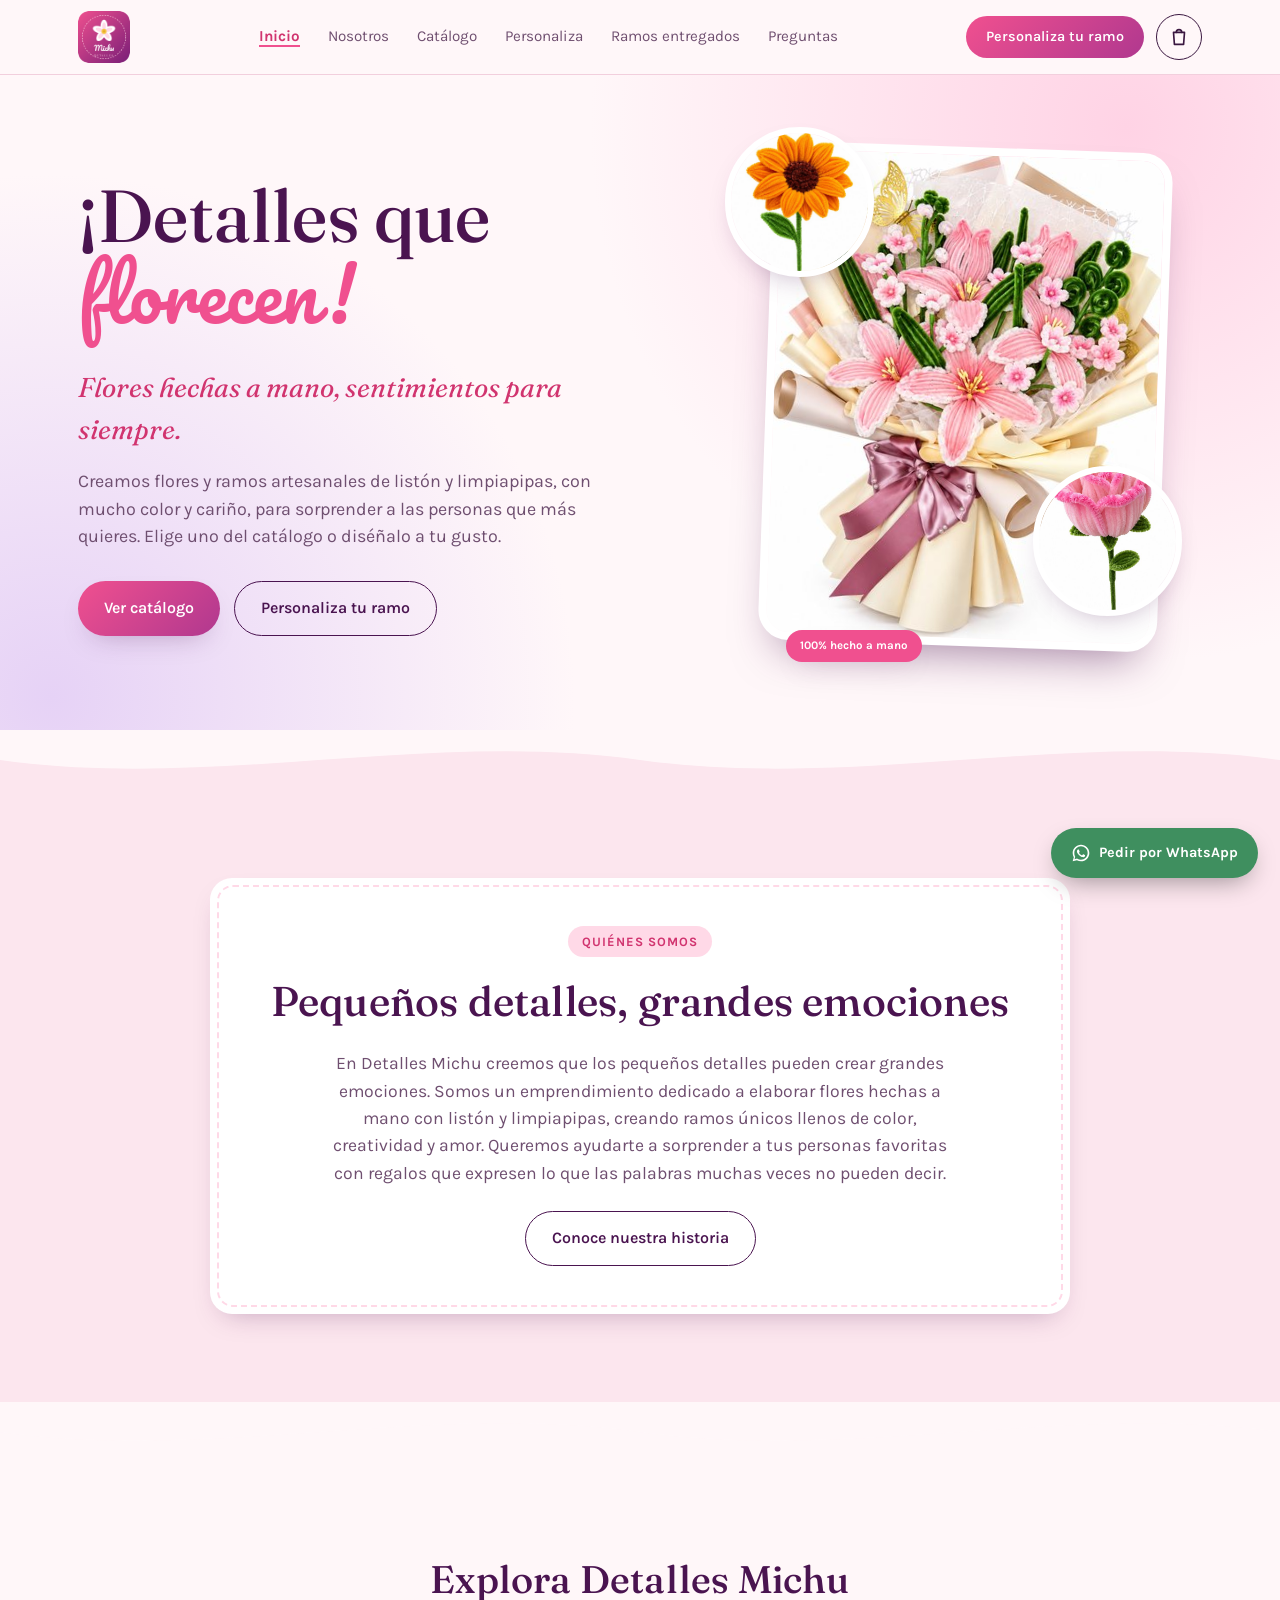
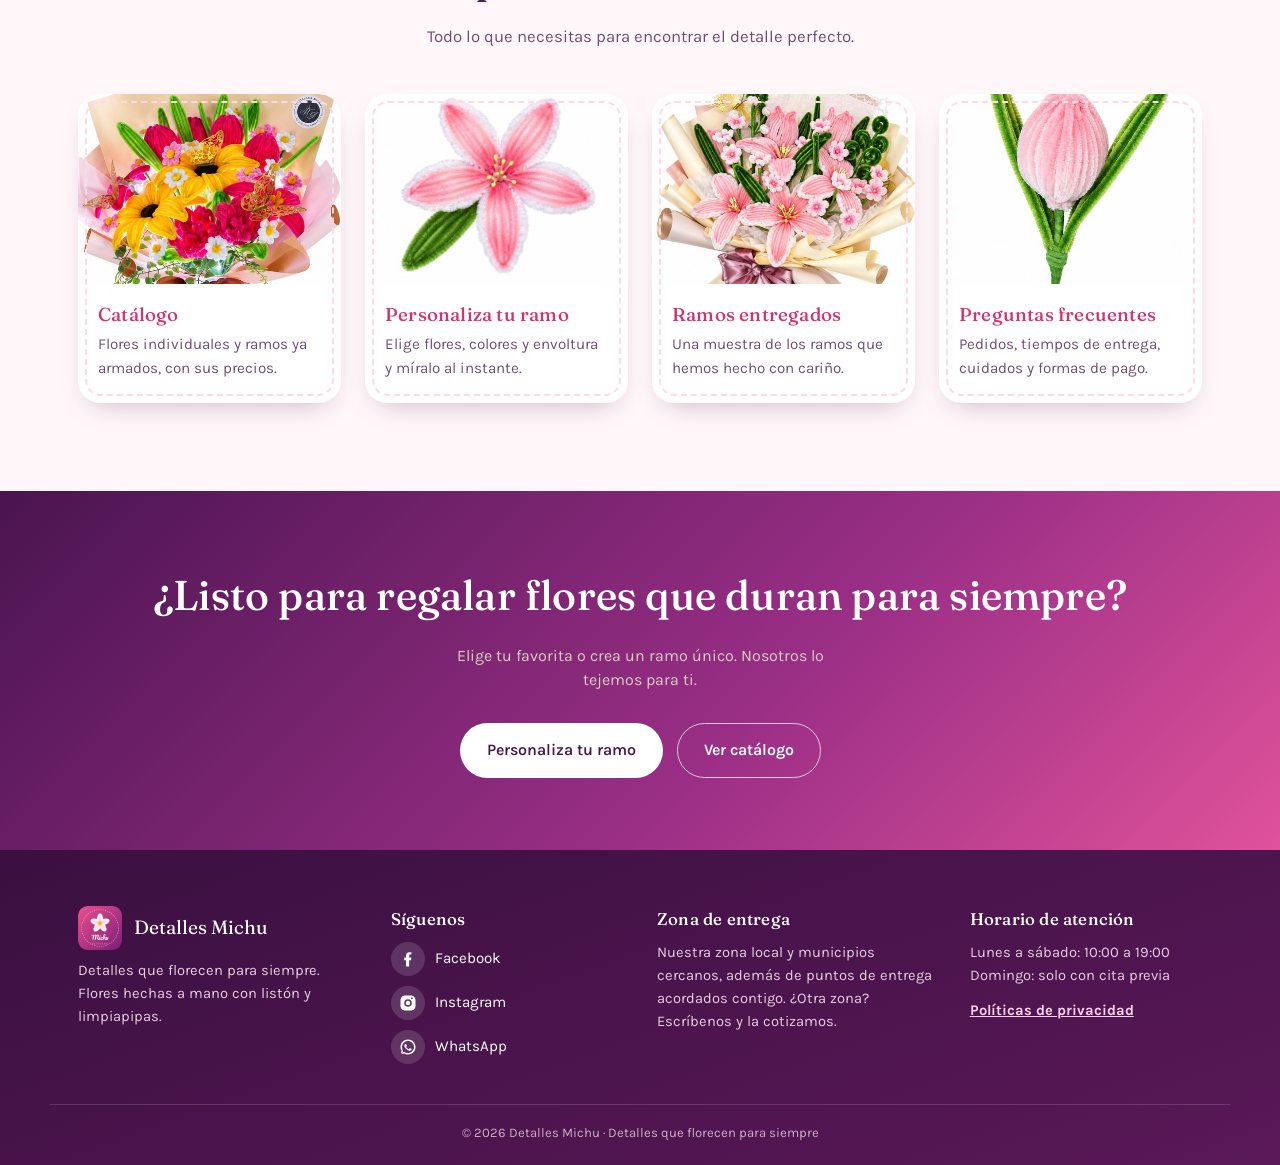
<file: index.html>
<!DOCTYPE html>
<html lang="es">
<head>
<meta charset="UTF-8">
<meta name="viewport" content="width=device-width, initial-scale=1.0, viewport-fit=cover">
<title>¡Detalles que florecen! — Detalles Michu</title>
<meta name="description" content="Flores hechas a mano, sentimientos para siempre. Ramos artesanales de listón y limpiapipas.">
<meta name="theme-color" content="#FFF7F9">
<link rel="preconnect" href="https://fonts.googleapis.com">
<link href="https://fonts.googleapis.com/css2?family=Fraunces:ital,opsz,wght@0,9..144,400;0,9..144,500;0,9..144,600;1,9..144,500&family=Karla:wght@400;500;600;700&family=Pacifico&display=swap" rel="stylesheet">
<link rel="icon" type="image/png" href="img/logo.png">
<link rel="stylesheet" href="css/styles.css?v=4">
</head>
<body>
<nav class="nav">
  <div class="wrap">
    <a href="index.html" class="brand"><img src="img/logo.png" alt="Detalles Michu" class="brand-logo"></a>
    <ul class="nav-links">
      <li><a href="index.html">Inicio</a></li>
      <li><a href="nosotros.html">Nosotros</a></li>
      <li><a href="catalogo.html">Catálogo</a></li>
      <li><a href="personaliza.html">Personaliza</a></li>
      <li><a href="galeria.html">Ramos entregados</a></li>
      <li><a href="preguntas.html">Preguntas</a></li>
    </ul>
    <div class="nav-right">
      <a href="personaliza.html" class="nav-cta">Personaliza tu ramo</a>
      <button class="cart-btn" type="button" data-act="open-drawer" aria-label="Abrir carrito">
        <svg viewBox="0 0 24 24" fill="none" stroke="currentColor" stroke-width="1.8" stroke-linecap="round" stroke-linejoin="round"><path d="M6 7h12l-1 13H7L6 7z"/><path d="M9 7a3 3 0 0 1 6 0"/></svg>
        <span class="cart-badge" id="cartBadge" hidden>0</span>
      </button>
      <button class="nav-toggle" type="button" data-act="menu" aria-label="Menú" aria-expanded="false"><svg viewBox="0 0 24 24" fill="none" stroke="currentColor" stroke-width="2" stroke-linecap="round"><path d="M4 7h16M4 12h16M4 17h16"/></svg></button>
    </div>
  </div>
</nav>
<main id="site">
<header class="hero" id="inicio">
  <div class="wrap">
    <div class="hero-copy">
      <h1>¡Detalles que <span class="script">florecen!</span></h1>
      <p class="hero-sub">Flores hechas a mano, sentimientos para siempre.</p>
      <p class="lead">Creamos flores y ramos artesanales de listón y limpiapipas, con mucho color y cariño, para sorprender a las personas que más quieres. Elige uno del catálogo o diséñalo a tu gusto.</p>
      <div class="hero-actions">
        <a href="catalogo.html" class="btn btn-primary">Ver catálogo</a>
        <a href="personaliza.html" class="btn btn-secondary">Personaliza tu ramo</a>
      </div>
    </div>
    <div class="hero-art">
      <div class="collage">
        <img class="collage-main" data-photo="ramo_sandra" src="img/catalogo/ramo_sandra.jpg" alt="Ramo Sandra, hecho a mano por Detalles Michu">
        <img class="disc disc-a" data-photo="girasol" src="img/catalogo/girasol.jpg" alt="Girasol de limpiapipas">
        <img class="disc disc-b" data-photo="rosa" src="img/catalogo/rosa.jpg" alt="Rosa de limpiapipas">
        <span class="hero-photo-tag">100% hecho a mano</span>
      </div>
    </div>
  </div>
</header>
<div class="divider"><svg viewBox="0 0 1440 60" preserveAspectRatio="none"><path d="M0,30 C 240,60 480,0 720,30 C 960,60 1200,0 1440,30 L1440,60 L0,60 Z" fill="#FCE6EE"></path></svg></div>
<section class="about-bg" id="quienes-somos">
  <div class="wrap">
    <div class="about-big stamp">
      <span class="eyebrow">Quiénes somos</span>
      <h2>Pequeños detalles, grandes emociones</h2>
      <p>En Detalles Michu creemos que los pequeños detalles pueden crear grandes emociones. Somos un emprendimiento dedicado a elaborar flores hechas a mano con listón y limpiapipas, creando ramos únicos llenos de color, creatividad y amor. Queremos ayudarte a sorprender a tus personas favoritas con regalos que expresen lo que las palabras muchas veces no pueden decir.</p>
      <a href="nosotros.html" class="btn btn-secondary">Conoce nuestra historia</a>
    </div>
  </div>
</section>
<div class="divider"><svg viewBox="0 0 1440 60" preserveAspectRatio="none"><path d="M0,30 C 240,60 480,0 720,30 C 960,60 1200,0 1440,30 L1440,60 L0,60 Z" fill="#FFF7F9"></path></svg></div>
<section>
  <div class="wrap">
    <div class="section-head center" style="margin-left:auto;margin-right:auto"><h2>Explora Detalles Michu</h2><p>Todo lo que necesitas para encontrar el detalle perfecto.</p></div>
    <div class="explore">
      <a class="xcard stamp" href="catalogo.html"><img data-photo="ramo_mel" src="img/catalogo/ramo_mel.jpg" alt="" loading="lazy"><div><h3>Catálogo</h3><p>Flores individuales y ramos ya armados, con sus precios.</p></div></a>
      <a class="xcard stamp" href="personaliza.html"><img data-photo="lili" src="img/catalogo/lili.jpg" alt="" loading="lazy"><div><h3>Personaliza tu ramo</h3><p>Elige flores, colores y envoltura y míralo al instante.</p></div></a>
      <a class="xcard stamp" href="galeria.html"><img src="img/ramo-3.jpg" alt="" loading="lazy"><div><h3>Ramos entregados</h3><p>Una muestra de los ramos que hemos hecho con cariño.</p></div></a>
      <a class="xcard stamp" href="preguntas.html"><img data-photo="tulipan" src="img/catalogo/tulipan.jpg" alt="" loading="lazy"><div><h3>Preguntas frecuentes</h3><p>Pedidos, tiempos de entrega, cuidados y formas de pago.</p></div></a>
    </div>
  </div>
</section>
<section class="cta-band"><div class="wrap"><h2>¿Listo para regalar flores que duran para siempre?</h2><p>Elige tu favorita o crea un ramo único. Nosotros lo tejemos para ti.</p>
  <div class="hero-actions"><a href="personaliza.html" class="btn btn-light">Personaliza tu ramo</a><a href="catalogo.html" class="btn btn-outline-light">Ver catálogo</a></div></div></section>
</main>
<section class="screen" id="screen" hidden></section>

<footer class="site-footer">
  <div class="wrap foot-grid">
    <div class="foot-col foot-brand">
      <div class="brand-foot"><img src="img/logo.png" alt="Detalles Michu" class="footer-logo">Detalles Michu</div>
      <p>Detalles que florecen para siempre. Flores hechas a mano con listón y limpiapipas.</p>
    </div>
    <div class="foot-col">
      <h4>Síguenos</h4>
      <div class="social">
        <a href="https://www.facebook.com/" target="_blank" rel="noopener" aria-label="Facebook de Detalles Michu"><svg viewBox="0 0 24 24" fill="currentColor"><path d="M13.5 22v-8.5H16l.4-3.5h-2.9V7.8c0-1 .3-1.7 1.8-1.7H16.5V3.1C16.1 3 15 2.9 13.8 2.9c-2.6 0-4.4 1.6-4.4 4.5v2.6H6.9v3.5h2.5V22h4.1z"/></svg><span>Facebook</span></a>
        <a href="https://www.instagram.com/" target="_blank" rel="noopener" aria-label="Instagram de Detalles Michu"><svg viewBox="0 0 24 24" fill="currentColor"><path d="M7.5 2C4.5 2 2 4.5 2 7.5v9C2 19.5 4.5 22 7.5 22h9c3 0 5.5-2.5 5.5-5.5v-9C22 4.5 19.5 2 16.5 2h-9zm9.75 2.5a1.25 1.25 0 1 1 0 2.5 1.25 1.25 0 0 1 0-2.5zM12 7a5 5 0 1 1 0 10 5 5 0 0 1 0-10zm0 2a3 3 0 1 0 0 6 3 3 0 0 0 0-6z"/></svg><span>Instagram</span></a>
        <a href="https://wa.me/" target="_blank" rel="noopener" aria-label="WhatsApp de Detalles Michu"><svg viewBox="0 0 24 24" fill="currentColor"><path d="M12 2C6.48 2 2 6.48 2 12c0 1.85.5 3.58 1.36 5.07L2 22l5.09-1.33A9.94 9.94 0 0 0 12 22c5.52 0 10-4.48 10-10S17.52 2 12 2zm0 18c-1.6 0-3.1-.42-4.4-1.16l-.32-.18-3.02.79.8-2.94-.2-.3A7.94 7.94 0 0 1 4 12c0-4.41 3.59-8 8-8s8 3.59 8 8-3.59 8-8 8zm4.4-5.6c-.24-.12-1.42-.7-1.64-.78-.22-.08-.38-.12-.54.12-.16.24-.62.78-.76.94-.14.16-.28.18-.52.06-.24-.12-1.02-.38-1.94-1.2-.72-.64-1.2-1.44-1.34-1.68-.14-.24-.02-.37.1-.49.11-.11.24-.28.36-.42.12-.14.16-.24.24-.4.08-.16.04-.3-.02-.42-.06-.12-.54-1.3-.74-1.78-.2-.47-.4-.4-.54-.41h-.46c-.16 0-.42.06-.64.3-.22.24-.84.82-.84 2s.86 2.32.98 2.48c.12.16 1.7 2.6 4.12 3.64.58.25 1.02.4 1.38.51.58.18 1.1.16 1.52.1.46-.07 1.42-.58 1.62-1.14.2-.56.2-1.04.14-1.14-.06-.1-.22-.16-.46-.28z"/></svg><span>WhatsApp</span></a>
      </div>
    </div>
    <div class="foot-col">
      <h4>Zona de entrega</h4>
      <p>Nuestra zona local y municipios cercanos, además de puntos de entrega acordados contigo. ¿Otra zona? Escríbenos y la cotizamos.</p>
    </div>
    <div class="foot-col">
      <h4>Horario de atención</h4>
      <p>Lunes a sábado: 10:00 a 19:00<br>Domingo: solo con cita previa</p>
      <p class="foot-links"><a href="privacidad.html">Políticas de privacidad</a></p>
    </div>
  </div>
  <div class="wrap foot-bottom">© <span id="year"></span> Detalles Michu · Detalles que florecen para siempre</div>
</footer>

<a class="float-wa" id="floatWa" href="https://wa.me/?text=Hola%2C%20quisiera%20informaci%C3%B3n%20sobre%20sus%20flores." target="_blank" rel="noopener">
  <svg viewBox="0 0 24 24" fill="currentColor"><path d="M12 2C6.48 2 2 6.48 2 12c0 1.85.5 3.58 1.36 5.07L2 22l5.09-1.33A9.94 9.94 0 0 0 12 22c5.52 0 10-4.48 10-10S17.52 2 12 2zm0 18c-1.6 0-3.1-.42-4.4-1.16l-.32-.18-3.02.79.8-2.94-.2-.3A7.94 7.94 0 0 1 4 12c0-4.41 3.59-8 8-8s8 3.59 8 8-3.59 8-8 8zm4.4-5.6c-.24-.12-1.42-.7-1.64-.78-.22-.08-.38-.12-.54.12-.16.24-.62.78-.76.94-.14.16-.28.18-.52.06-.24-.12-1.02-.38-1.94-1.2-.72-.64-1.2-1.44-1.34-1.68-.14-.24-.02-.37.1-.49.11-.11.24-.28.36-.42.12-.14.16-.24.24-.4.08-.16.04-.3-.02-.42-.06-.12-.54-1.3-.74-1.78-.2-.47-.4-.4-.54-.41h-.46c-.16 0-.42.06-.64.3-.22.24-.84.82-.84 2s.86 2.32.98 2.48c.12.16 1.7 2.6 4.12 3.64.58.25 1.02.4 1.38.51.58.18 1.1.16 1.52.1.46-.07 1.42-.58 1.62-1.14.2-.56.2-1.04.14-1.14-.06-.1-.22-.16-.46-.28z"/></svg><span>Pedir por WhatsApp</span>
</a>

<!-- ============ TIENDA: modal de producto, carrito lateral, aviso ============ -->
<div class="modal" id="pm" hidden role="dialog" aria-modal="true" aria-labelledby="pmTitle">
  <div class="modal-card">
    <button class="modal-x" type="button" data-act="pm-close" aria-label="Cerrar">×</button>
    <div class="modal-media" id="pmMedia"></div>
    <div class="modal-body">
      <span class="pm-tag" id="pmTag"></span>
      <h2 id="pmTitle"></h2>
      <div class="pm-price" id="pmPrice"></div>
      <p id="pmDesc"></p>
      <dl class="specs" id="pmSpecs"></dl>
      <div class="field"><label>Color: <strong id="pmColorName"></strong></label><div class="sw-row" id="pmSw"></div></div>
      <p class="pm-note">La foto es de referencia: elige el color que quieras y lo tejemos para ti. Cuidado: límpiala con una brocha suave y evita la humedad.</p>
      <div class="pm-buy">
        <div class="qty-control">
          <button type="button" class="qty-btn" data-act="pm-dec" aria-label="Reducir cantidad">−</button>
          <span class="qty-value" id="pmQty">1</span>
          <button type="button" class="qty-btn" data-act="pm-inc" aria-label="Aumentar cantidad">+</button>
        </div>
        <button class="btn btn-primary" data-act="pm-add" type="button">Agregar al carrito · <span id="pmAddTotal"></span></button>
      </div>
      <button class="link-btn" data-act="pm-ramo" type="button">o sumarla a mi ramo personalizado →</button>
    </div>
  </div>
</div>
<div class="scrim" id="scrim" hidden data-act="close-drawer"></div>
<aside class="drawer" id="drawer" aria-hidden="true" aria-label="Carrito de compras">
  <div class="drawer-head"><h3>Tu carrito</h3><button id="drawerClose" class="modal-x static" type="button" data-act="close-drawer" aria-label="Cerrar carrito">×</button></div>
  <div class="drawer-body" id="drawerBody"></div>
  <div class="drawer-foot" id="drawerFoot" hidden>
    <div class="summary-row" style="border:none;padding:0"><span>Subtotal</span><strong id="drawerSub"></strong></div>
    <p class="ship-note" id="drawerShip"></p>
    <button class="btn btn-primary btn-block" data-act="checkout" type="button">Ir a pagar</button>
    <button class="btn btn-secondary btn-block" data-act="cart" type="button" style="margin-top:10px">Ver carrito completo</button>
  </div>
</aside>
<div class="toast" id="toast" role="status" aria-live="polite"></div>

<script src="js/app.js?v=4" defer></script>
</body>
</html>
</file>
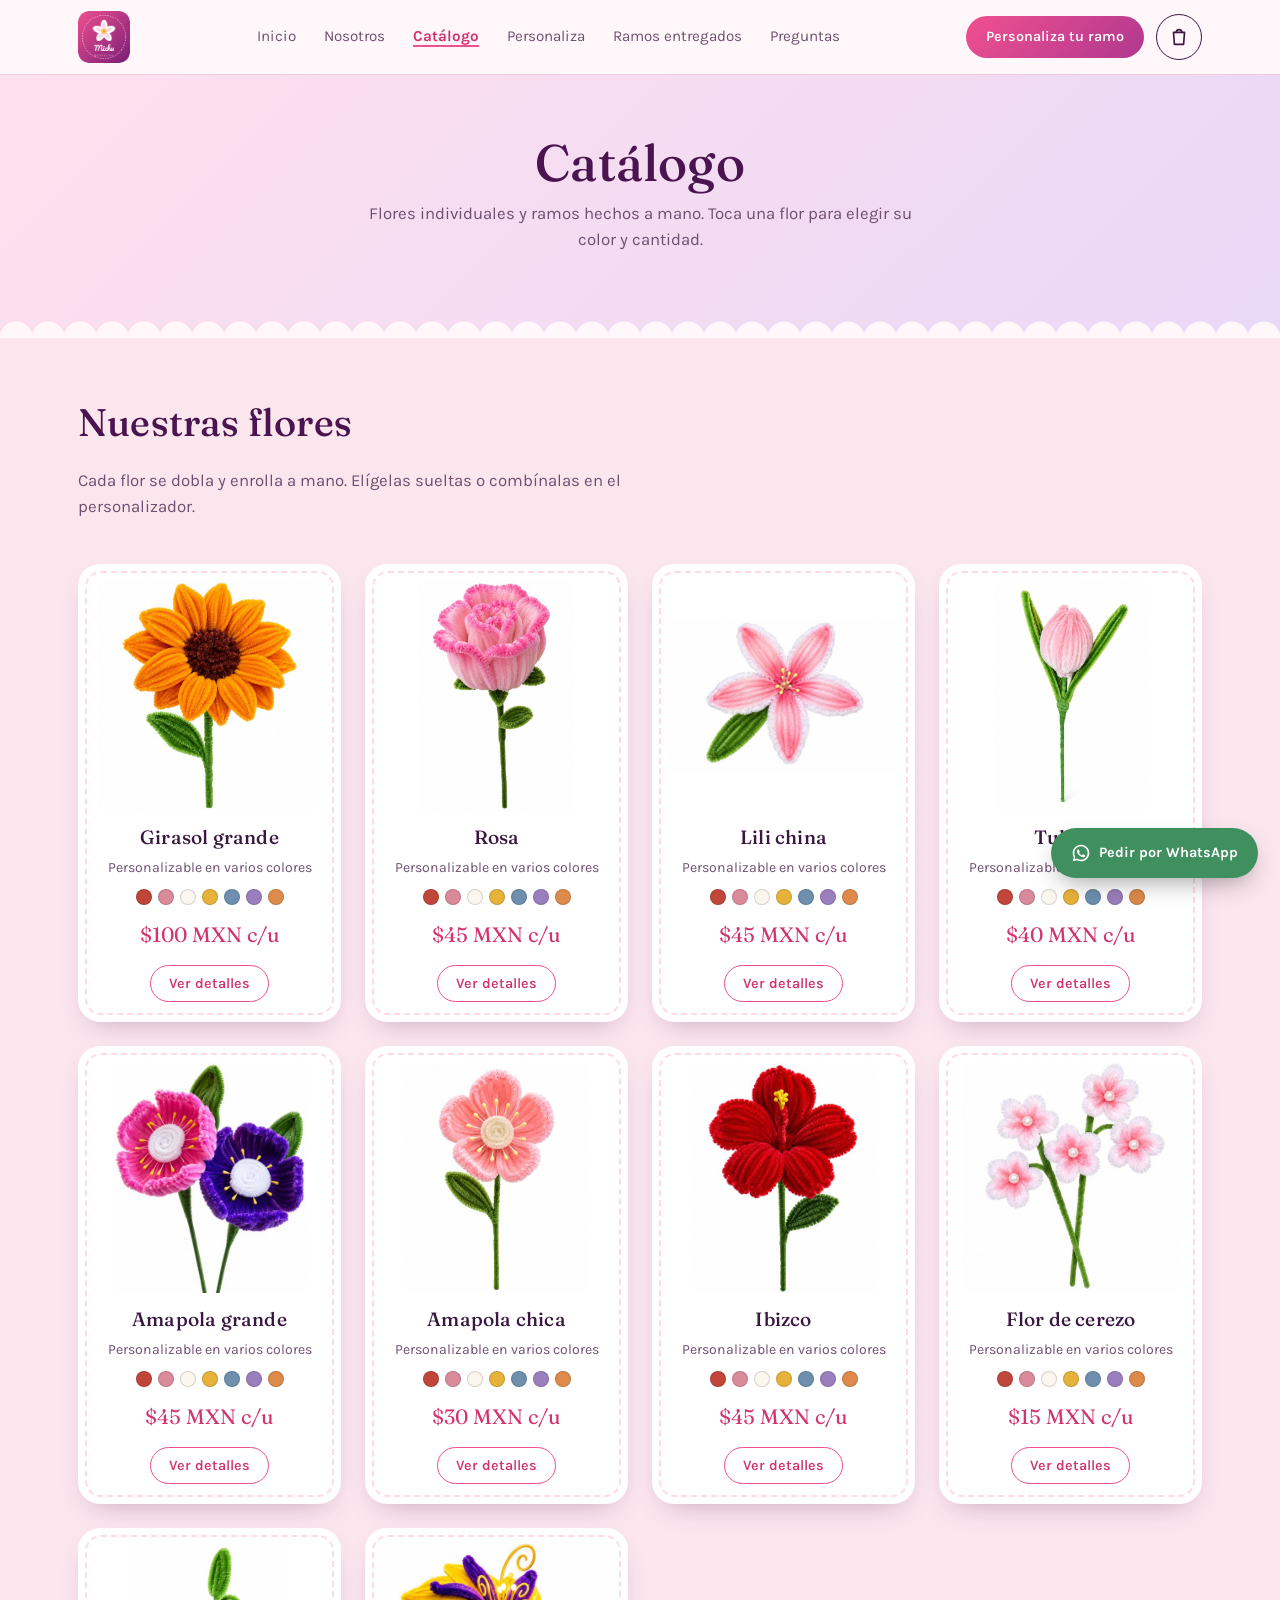
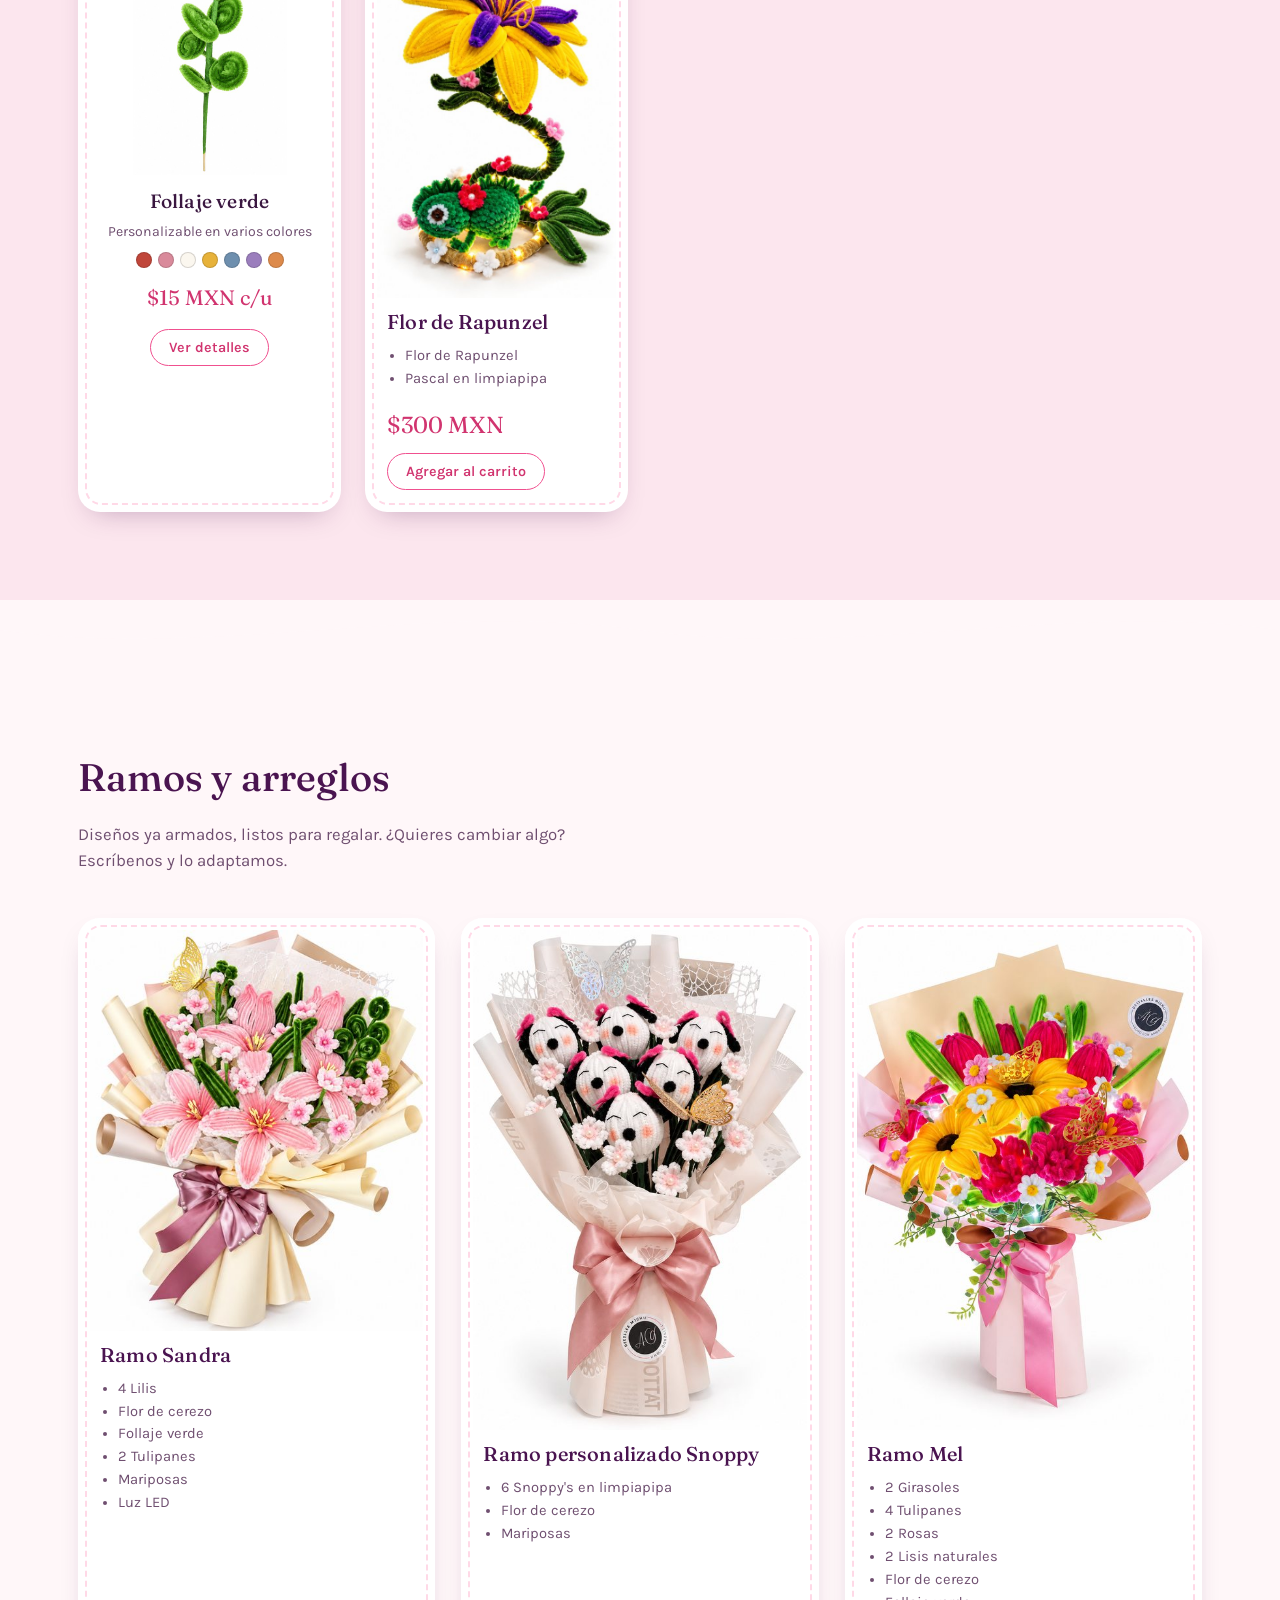
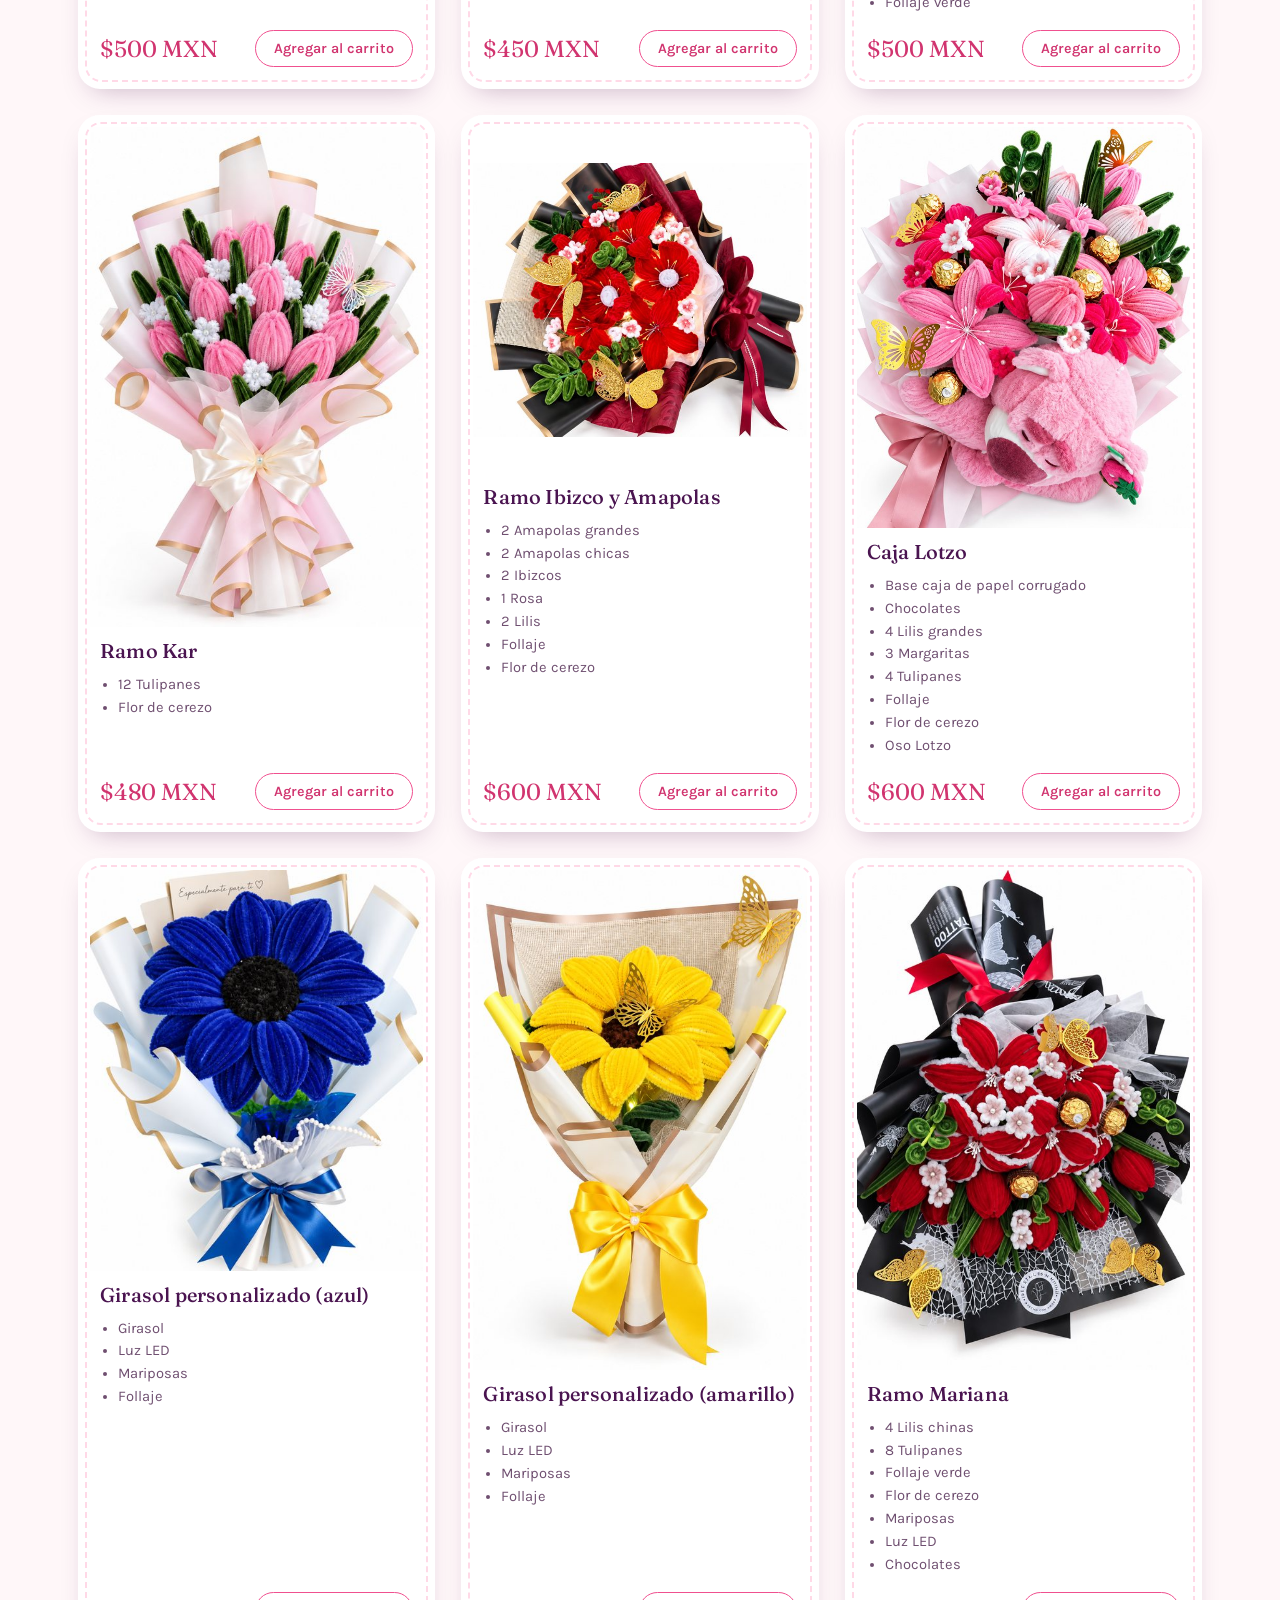
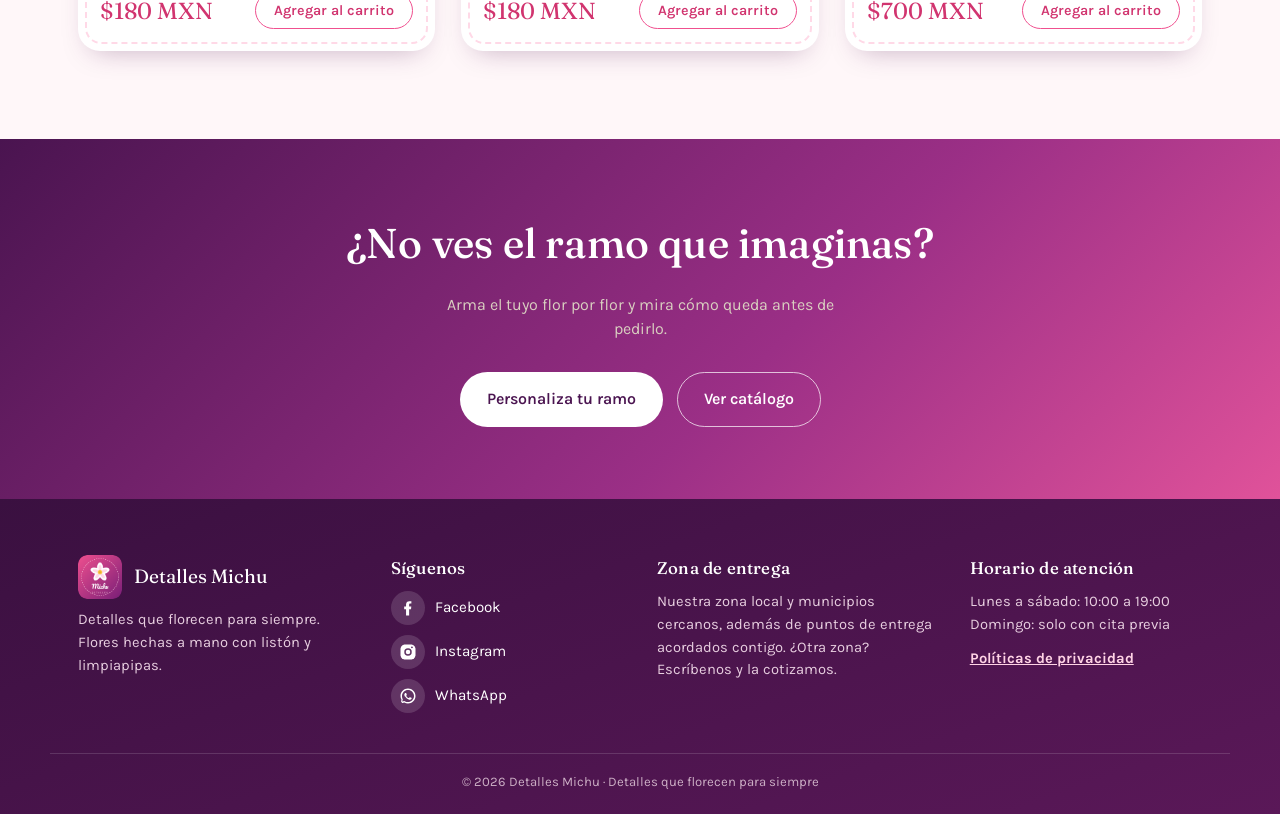
<file: catalogo.html>
<!DOCTYPE html>
<html lang="es">
<head>
<meta charset="UTF-8">
<meta name="viewport" content="width=device-width, initial-scale=1.0, viewport-fit=cover">
<title>Catálogo — Detalles Michu</title>
<meta name="description" content="Flores individuales y ramos hechos a mano con sus precios.">
<meta name="theme-color" content="#FFF7F9">
<link rel="preconnect" href="https://fonts.googleapis.com">
<link href="https://fonts.googleapis.com/css2?family=Fraunces:ital,opsz,wght@0,9..144,400;0,9..144,500;0,9..144,600;1,9..144,500&family=Karla:wght@400;500;600;700&family=Pacifico&display=swap" rel="stylesheet">
<link rel="icon" type="image/png" href="img/logo.png">
<link rel="stylesheet" href="css/styles.css?v=4">
</head>
<body>
<nav class="nav">
  <div class="wrap">
    <a href="index.html" class="brand"><img src="img/logo.png" alt="Detalles Michu" class="brand-logo"></a>
    <ul class="nav-links">
      <li><a href="index.html">Inicio</a></li>
      <li><a href="nosotros.html">Nosotros</a></li>
      <li><a href="catalogo.html">Catálogo</a></li>
      <li><a href="personaliza.html">Personaliza</a></li>
      <li><a href="galeria.html">Ramos entregados</a></li>
      <li><a href="preguntas.html">Preguntas</a></li>
    </ul>
    <div class="nav-right">
      <a href="personaliza.html" class="nav-cta">Personaliza tu ramo</a>
      <button class="cart-btn" type="button" data-act="open-drawer" aria-label="Abrir carrito">
        <svg viewBox="0 0 24 24" fill="none" stroke="currentColor" stroke-width="1.8" stroke-linecap="round" stroke-linejoin="round"><path d="M6 7h12l-1 13H7L6 7z"/><path d="M9 7a3 3 0 0 1 6 0"/></svg>
        <span class="cart-badge" id="cartBadge" hidden>0</span>
      </button>
      <button class="nav-toggle" type="button" data-act="menu" aria-label="Menú" aria-expanded="false"><svg viewBox="0 0 24 24" fill="none" stroke="currentColor" stroke-width="2" stroke-linecap="round"><path d="M4 7h16M4 12h16M4 17h16"/></svg></button>
    </div>
  </div>
</nav>
<main id="site">
<header class="page-head">
  <div class="wrap"><h1>Catálogo</h1><p class="lead">Flores individuales y ramos hechos a mano. Toca una flor para elegir su color y cantidad.</p></div>
</header>
<section class="catalog-bg" id="catalogo">
  <div class="wrap">
    <div class="section-head"><h2>Nuestras flores</h2><p>Cada flor se dobla y enrolla a mano. Elígelas sueltas o combínalas en el personalizador.</p></div>
    <div class="catalog-grid" id="catalogGrid"></div>
  </div>
</section>
<div class="divider"><svg viewBox="0 0 1440 60" preserveAspectRatio="none"><path d="M0,30 C 240,60 480,0 720,30 C 960,60 1200,0 1440,30 L1440,60 L0,60 Z" fill="#FFF7F9"></path></svg></div>
<section id="ramos">
  <div class="wrap">
    <div class="section-head"><h2>Ramos y arreglos</h2><p>Diseños ya armados, listos para regalar. ¿Quieres cambiar algo? Escríbenos y lo adaptamos.</p></div>
    <div class="prod-grid" id="ramosGrid"></div>
  </div>
</section>
<section class="cta-band"><div class="wrap"><h2>¿No ves el ramo que imaginas?</h2><p>Arma el tuyo flor por flor y mira cómo queda antes de pedirlo.</p>
  <div class="hero-actions"><a href="personaliza.html" class="btn btn-light">Personaliza tu ramo</a><a href="catalogo.html" class="btn btn-outline-light">Ver catálogo</a></div></div></section>
</main>
<section class="screen" id="screen" hidden></section>

<footer class="site-footer">
  <div class="wrap foot-grid">
    <div class="foot-col foot-brand">
      <div class="brand-foot"><img src="img/logo.png" alt="Detalles Michu" class="footer-logo">Detalles Michu</div>
      <p>Detalles que florecen para siempre. Flores hechas a mano con listón y limpiapipas.</p>
    </div>
    <div class="foot-col">
      <h4>Síguenos</h4>
      <div class="social">
        <a href="https://www.facebook.com/" target="_blank" rel="noopener" aria-label="Facebook de Detalles Michu"><svg viewBox="0 0 24 24" fill="currentColor"><path d="M13.5 22v-8.5H16l.4-3.5h-2.9V7.8c0-1 .3-1.7 1.8-1.7H16.5V3.1C16.1 3 15 2.9 13.8 2.9c-2.6 0-4.4 1.6-4.4 4.5v2.6H6.9v3.5h2.5V22h4.1z"/></svg><span>Facebook</span></a>
        <a href="https://www.instagram.com/" target="_blank" rel="noopener" aria-label="Instagram de Detalles Michu"><svg viewBox="0 0 24 24" fill="currentColor"><path d="M7.5 2C4.5 2 2 4.5 2 7.5v9C2 19.5 4.5 22 7.5 22h9c3 0 5.5-2.5 5.5-5.5v-9C22 4.5 19.5 2 16.5 2h-9zm9.75 2.5a1.25 1.25 0 1 1 0 2.5 1.25 1.25 0 0 1 0-2.5zM12 7a5 5 0 1 1 0 10 5 5 0 0 1 0-10zm0 2a3 3 0 1 0 0 6 3 3 0 0 0 0-6z"/></svg><span>Instagram</span></a>
        <a href="https://wa.me/" target="_blank" rel="noopener" aria-label="WhatsApp de Detalles Michu"><svg viewBox="0 0 24 24" fill="currentColor"><path d="M12 2C6.48 2 2 6.48 2 12c0 1.85.5 3.58 1.36 5.07L2 22l5.09-1.33A9.94 9.94 0 0 0 12 22c5.52 0 10-4.48 10-10S17.52 2 12 2zm0 18c-1.6 0-3.1-.42-4.4-1.16l-.32-.18-3.02.79.8-2.94-.2-.3A7.94 7.94 0 0 1 4 12c0-4.41 3.59-8 8-8s8 3.59 8 8-3.59 8-8 8zm4.4-5.6c-.24-.12-1.42-.7-1.64-.78-.22-.08-.38-.12-.54.12-.16.24-.62.78-.76.94-.14.16-.28.18-.52.06-.24-.12-1.02-.38-1.94-1.2-.72-.64-1.2-1.44-1.34-1.68-.14-.24-.02-.37.1-.49.11-.11.24-.28.36-.42.12-.14.16-.24.24-.4.08-.16.04-.3-.02-.42-.06-.12-.54-1.3-.74-1.78-.2-.47-.4-.4-.54-.41h-.46c-.16 0-.42.06-.64.3-.22.24-.84.82-.84 2s.86 2.32.98 2.48c.12.16 1.7 2.6 4.12 3.64.58.25 1.02.4 1.38.51.58.18 1.1.16 1.52.1.46-.07 1.42-.58 1.62-1.14.2-.56.2-1.04.14-1.14-.06-.1-.22-.16-.46-.28z"/></svg><span>WhatsApp</span></a>
      </div>
    </div>
    <div class="foot-col">
      <h4>Zona de entrega</h4>
      <p>Nuestra zona local y municipios cercanos, además de puntos de entrega acordados contigo. ¿Otra zona? Escríbenos y la cotizamos.</p>
    </div>
    <div class="foot-col">
      <h4>Horario de atención</h4>
      <p>Lunes a sábado: 10:00 a 19:00<br>Domingo: solo con cita previa</p>
      <p class="foot-links"><a href="privacidad.html">Políticas de privacidad</a></p>
    </div>
  </div>
  <div class="wrap foot-bottom">© <span id="year"></span> Detalles Michu · Detalles que florecen para siempre</div>
</footer>

<a class="float-wa" id="floatWa" href="https://wa.me/?text=Hola%2C%20quisiera%20informaci%C3%B3n%20sobre%20sus%20flores." target="_blank" rel="noopener">
  <svg viewBox="0 0 24 24" fill="currentColor"><path d="M12 2C6.48 2 2 6.48 2 12c0 1.85.5 3.58 1.36 5.07L2 22l5.09-1.33A9.94 9.94 0 0 0 12 22c5.52 0 10-4.48 10-10S17.52 2 12 2zm0 18c-1.6 0-3.1-.42-4.4-1.16l-.32-.18-3.02.79.8-2.94-.2-.3A7.94 7.94 0 0 1 4 12c0-4.41 3.59-8 8-8s8 3.59 8 8-3.59 8-8 8zm4.4-5.6c-.24-.12-1.42-.7-1.64-.78-.22-.08-.38-.12-.54.12-.16.24-.62.78-.76.94-.14.16-.28.18-.52.06-.24-.12-1.02-.38-1.94-1.2-.72-.64-1.2-1.44-1.34-1.68-.14-.24-.02-.37.1-.49.11-.11.24-.28.36-.42.12-.14.16-.24.24-.4.08-.16.04-.3-.02-.42-.06-.12-.54-1.3-.74-1.78-.2-.47-.4-.4-.54-.41h-.46c-.16 0-.42.06-.64.3-.22.24-.84.82-.84 2s.86 2.32.98 2.48c.12.16 1.7 2.6 4.12 3.64.58.25 1.02.4 1.38.51.58.18 1.1.16 1.52.1.46-.07 1.42-.58 1.62-1.14.2-.56.2-1.04.14-1.14-.06-.1-.22-.16-.46-.28z"/></svg><span>Pedir por WhatsApp</span>
</a>

<!-- ============ TIENDA: modal de producto, carrito lateral, aviso ============ -->
<div class="modal" id="pm" hidden role="dialog" aria-modal="true" aria-labelledby="pmTitle">
  <div class="modal-card">
    <button class="modal-x" type="button" data-act="pm-close" aria-label="Cerrar">×</button>
    <div class="modal-media" id="pmMedia"></div>
    <div class="modal-body">
      <span class="pm-tag" id="pmTag"></span>
      <h2 id="pmTitle"></h2>
      <div class="pm-price" id="pmPrice"></div>
      <p id="pmDesc"></p>
      <dl class="specs" id="pmSpecs"></dl>
      <div class="field"><label>Color: <strong id="pmColorName"></strong></label><div class="sw-row" id="pmSw"></div></div>
      <p class="pm-note">La foto es de referencia: elige el color que quieras y lo tejemos para ti. Cuidado: límpiala con una brocha suave y evita la humedad.</p>
      <div class="pm-buy">
        <div class="qty-control">
          <button type="button" class="qty-btn" data-act="pm-dec" aria-label="Reducir cantidad">−</button>
          <span class="qty-value" id="pmQty">1</span>
          <button type="button" class="qty-btn" data-act="pm-inc" aria-label="Aumentar cantidad">+</button>
        </div>
        <button class="btn btn-primary" data-act="pm-add" type="button">Agregar al carrito · <span id="pmAddTotal"></span></button>
      </div>
      <button class="link-btn" data-act="pm-ramo" type="button">o sumarla a mi ramo personalizado →</button>
    </div>
  </div>
</div>
<div class="scrim" id="scrim" hidden data-act="close-drawer"></div>
<aside class="drawer" id="drawer" aria-hidden="true" aria-label="Carrito de compras">
  <div class="drawer-head"><h3>Tu carrito</h3><button id="drawerClose" class="modal-x static" type="button" data-act="close-drawer" aria-label="Cerrar carrito">×</button></div>
  <div class="drawer-body" id="drawerBody"></div>
  <div class="drawer-foot" id="drawerFoot" hidden>
    <div class="summary-row" style="border:none;padding:0"><span>Subtotal</span><strong id="drawerSub"></strong></div>
    <p class="ship-note" id="drawerShip"></p>
    <button class="btn btn-primary btn-block" data-act="checkout" type="button">Ir a pagar</button>
    <button class="btn btn-secondary btn-block" data-act="cart" type="button" style="margin-top:10px">Ver carrito completo</button>
  </div>
</aside>
<div class="toast" id="toast" role="status" aria-live="polite"></div>

<script src="js/app.js?v=4" defer></script>
</body>
</html>
</file>
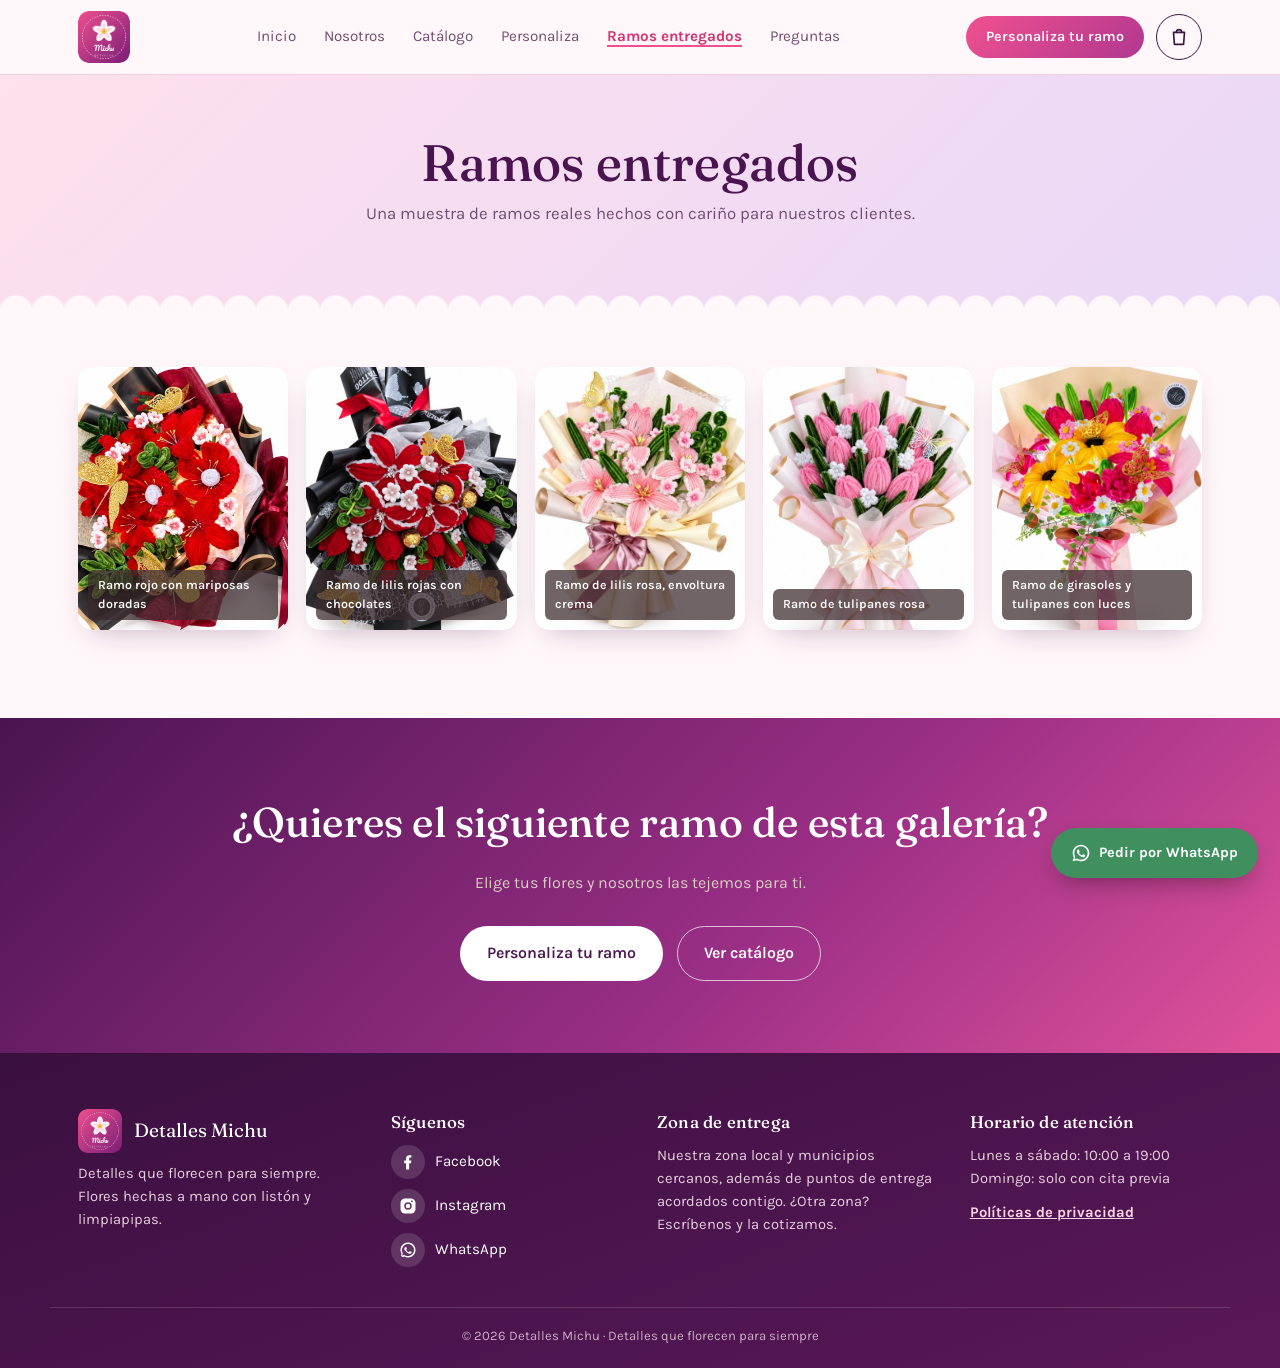
<file: galeria.html>
<!DOCTYPE html>
<html lang="es">
<head>
<meta charset="UTF-8">
<meta name="viewport" content="width=device-width, initial-scale=1.0, viewport-fit=cover">
<title>Ramos entregados — Detalles Michu</title>
<meta name="description" content="Una muestra de ramos hechos a mano para nuestros clientes.">
<meta name="theme-color" content="#FFF7F9">
<link rel="preconnect" href="https://fonts.googleapis.com">
<link href="https://fonts.googleapis.com/css2?family=Fraunces:ital,opsz,wght@0,9..144,400;0,9..144,500;0,9..144,600;1,9..144,500&family=Karla:wght@400;500;600;700&family=Pacifico&display=swap" rel="stylesheet">
<link rel="icon" type="image/png" href="img/logo.png">
<link rel="stylesheet" href="css/styles.css?v=4">
</head>
<body>
<nav class="nav">
  <div class="wrap">
    <a href="index.html" class="brand"><img src="img/logo.png" alt="Detalles Michu" class="brand-logo"></a>
    <ul class="nav-links">
      <li><a href="index.html">Inicio</a></li>
      <li><a href="nosotros.html">Nosotros</a></li>
      <li><a href="catalogo.html">Catálogo</a></li>
      <li><a href="personaliza.html">Personaliza</a></li>
      <li><a href="galeria.html">Ramos entregados</a></li>
      <li><a href="preguntas.html">Preguntas</a></li>
    </ul>
    <div class="nav-right">
      <a href="personaliza.html" class="nav-cta">Personaliza tu ramo</a>
      <button class="cart-btn" type="button" data-act="open-drawer" aria-label="Abrir carrito">
        <svg viewBox="0 0 24 24" fill="none" stroke="currentColor" stroke-width="1.8" stroke-linecap="round" stroke-linejoin="round"><path d="M6 7h12l-1 13H7L6 7z"/><path d="M9 7a3 3 0 0 1 6 0"/></svg>
        <span class="cart-badge" id="cartBadge" hidden>0</span>
      </button>
      <button class="nav-toggle" type="button" data-act="menu" aria-label="Menú" aria-expanded="false"><svg viewBox="0 0 24 24" fill="none" stroke="currentColor" stroke-width="2" stroke-linecap="round"><path d="M4 7h16M4 12h16M4 17h16"/></svg></button>
    </div>
  </div>
</nav>
<main id="site">
<header class="page-head">
  <div class="wrap"><h1>Ramos entregados</h1><p class="lead">Una muestra de ramos reales hechos con cariño para nuestros clientes.</p></div>
</header>
<section id="galeria">
  <div class="wrap"><div class="gallery-grid" id="galleryGrid"></div></div>
</section>
<section class="cta-band"><div class="wrap"><h2>¿Quieres el siguiente ramo de esta galería?</h2><p>Elige tus flores y nosotros las tejemos para ti.</p>
  <div class="hero-actions"><a href="personaliza.html" class="btn btn-light">Personaliza tu ramo</a><a href="catalogo.html" class="btn btn-outline-light">Ver catálogo</a></div></div></section>
</main>
<section class="screen" id="screen" hidden></section>

<footer class="site-footer">
  <div class="wrap foot-grid">
    <div class="foot-col foot-brand">
      <div class="brand-foot"><img src="img/logo.png" alt="Detalles Michu" class="footer-logo">Detalles Michu</div>
      <p>Detalles que florecen para siempre. Flores hechas a mano con listón y limpiapipas.</p>
    </div>
    <div class="foot-col">
      <h4>Síguenos</h4>
      <div class="social">
        <a href="https://www.facebook.com/" target="_blank" rel="noopener" aria-label="Facebook de Detalles Michu"><svg viewBox="0 0 24 24" fill="currentColor"><path d="M13.5 22v-8.5H16l.4-3.5h-2.9V7.8c0-1 .3-1.7 1.8-1.7H16.5V3.1C16.1 3 15 2.9 13.8 2.9c-2.6 0-4.4 1.6-4.4 4.5v2.6H6.9v3.5h2.5V22h4.1z"/></svg><span>Facebook</span></a>
        <a href="https://www.instagram.com/" target="_blank" rel="noopener" aria-label="Instagram de Detalles Michu"><svg viewBox="0 0 24 24" fill="currentColor"><path d="M7.5 2C4.5 2 2 4.5 2 7.5v9C2 19.5 4.5 22 7.5 22h9c3 0 5.5-2.5 5.5-5.5v-9C22 4.5 19.5 2 16.5 2h-9zm9.75 2.5a1.25 1.25 0 1 1 0 2.5 1.25 1.25 0 0 1 0-2.5zM12 7a5 5 0 1 1 0 10 5 5 0 0 1 0-10zm0 2a3 3 0 1 0 0 6 3 3 0 0 0 0-6z"/></svg><span>Instagram</span></a>
        <a href="https://wa.me/" target="_blank" rel="noopener" aria-label="WhatsApp de Detalles Michu"><svg viewBox="0 0 24 24" fill="currentColor"><path d="M12 2C6.48 2 2 6.48 2 12c0 1.85.5 3.58 1.36 5.07L2 22l5.09-1.33A9.94 9.94 0 0 0 12 22c5.52 0 10-4.48 10-10S17.52 2 12 2zm0 18c-1.6 0-3.1-.42-4.4-1.16l-.32-.18-3.02.79.8-2.94-.2-.3A7.94 7.94 0 0 1 4 12c0-4.41 3.59-8 8-8s8 3.59 8 8-3.59 8-8 8zm4.4-5.6c-.24-.12-1.42-.7-1.64-.78-.22-.08-.38-.12-.54.12-.16.24-.62.78-.76.94-.14.16-.28.18-.52.06-.24-.12-1.02-.38-1.94-1.2-.72-.64-1.2-1.44-1.34-1.68-.14-.24-.02-.37.1-.49.11-.11.24-.28.36-.42.12-.14.16-.24.24-.4.08-.16.04-.3-.02-.42-.06-.12-.54-1.3-.74-1.78-.2-.47-.4-.4-.54-.41h-.46c-.16 0-.42.06-.64.3-.22.24-.84.82-.84 2s.86 2.32.98 2.48c.12.16 1.7 2.6 4.12 3.64.58.25 1.02.4 1.38.51.58.18 1.1.16 1.52.1.46-.07 1.42-.58 1.62-1.14.2-.56.2-1.04.14-1.14-.06-.1-.22-.16-.46-.28z"/></svg><span>WhatsApp</span></a>
      </div>
    </div>
    <div class="foot-col">
      <h4>Zona de entrega</h4>
      <p>Nuestra zona local y municipios cercanos, además de puntos de entrega acordados contigo. ¿Otra zona? Escríbenos y la cotizamos.</p>
    </div>
    <div class="foot-col">
      <h4>Horario de atención</h4>
      <p>Lunes a sábado: 10:00 a 19:00<br>Domingo: solo con cita previa</p>
      <p class="foot-links"><a href="privacidad.html">Políticas de privacidad</a></p>
    </div>
  </div>
  <div class="wrap foot-bottom">© <span id="year"></span> Detalles Michu · Detalles que florecen para siempre</div>
</footer>

<a class="float-wa" id="floatWa" href="https://wa.me/?text=Hola%2C%20quisiera%20informaci%C3%B3n%20sobre%20sus%20flores." target="_blank" rel="noopener">
  <svg viewBox="0 0 24 24" fill="currentColor"><path d="M12 2C6.48 2 2 6.48 2 12c0 1.85.5 3.58 1.36 5.07L2 22l5.09-1.33A9.94 9.94 0 0 0 12 22c5.52 0 10-4.48 10-10S17.52 2 12 2zm0 18c-1.6 0-3.1-.42-4.4-1.16l-.32-.18-3.02.79.8-2.94-.2-.3A7.94 7.94 0 0 1 4 12c0-4.41 3.59-8 8-8s8 3.59 8 8-3.59 8-8 8zm4.4-5.6c-.24-.12-1.42-.7-1.64-.78-.22-.08-.38-.12-.54.12-.16.24-.62.78-.76.94-.14.16-.28.18-.52.06-.24-.12-1.02-.38-1.94-1.2-.72-.64-1.2-1.44-1.34-1.68-.14-.24-.02-.37.1-.49.11-.11.24-.28.36-.42.12-.14.16-.24.24-.4.08-.16.04-.3-.02-.42-.06-.12-.54-1.3-.74-1.78-.2-.47-.4-.4-.54-.41h-.46c-.16 0-.42.06-.64.3-.22.24-.84.82-.84 2s.86 2.32.98 2.48c.12.16 1.7 2.6 4.12 3.64.58.25 1.02.4 1.38.51.58.18 1.1.16 1.52.1.46-.07 1.42-.58 1.62-1.14.2-.56.2-1.04.14-1.14-.06-.1-.22-.16-.46-.28z"/></svg><span>Pedir por WhatsApp</span>
</a>

<!-- ============ TIENDA: modal de producto, carrito lateral, aviso ============ -->
<div class="modal" id="pm" hidden role="dialog" aria-modal="true" aria-labelledby="pmTitle">
  <div class="modal-card">
    <button class="modal-x" type="button" data-act="pm-close" aria-label="Cerrar">×</button>
    <div class="modal-media" id="pmMedia"></div>
    <div class="modal-body">
      <span class="pm-tag" id="pmTag"></span>
      <h2 id="pmTitle"></h2>
      <div class="pm-price" id="pmPrice"></div>
      <p id="pmDesc"></p>
      <dl class="specs" id="pmSpecs"></dl>
      <div class="field"><label>Color: <strong id="pmColorName"></strong></label><div class="sw-row" id="pmSw"></div></div>
      <p class="pm-note">La foto es de referencia: elige el color que quieras y lo tejemos para ti. Cuidado: límpiala con una brocha suave y evita la humedad.</p>
      <div class="pm-buy">
        <div class="qty-control">
          <button type="button" class="qty-btn" data-act="pm-dec" aria-label="Reducir cantidad">−</button>
          <span class="qty-value" id="pmQty">1</span>
          <button type="button" class="qty-btn" data-act="pm-inc" aria-label="Aumentar cantidad">+</button>
        </div>
        <button class="btn btn-primary" data-act="pm-add" type="button">Agregar al carrito · <span id="pmAddTotal"></span></button>
      </div>
      <button class="link-btn" data-act="pm-ramo" type="button">o sumarla a mi ramo personalizado →</button>
    </div>
  </div>
</div>
<div class="scrim" id="scrim" hidden data-act="close-drawer"></div>
<aside class="drawer" id="drawer" aria-hidden="true" aria-label="Carrito de compras">
  <div class="drawer-head"><h3>Tu carrito</h3><button id="drawerClose" class="modal-x static" type="button" data-act="close-drawer" aria-label="Cerrar carrito">×</button></div>
  <div class="drawer-body" id="drawerBody"></div>
  <div class="drawer-foot" id="drawerFoot" hidden>
    <div class="summary-row" style="border:none;padding:0"><span>Subtotal</span><strong id="drawerSub"></strong></div>
    <p class="ship-note" id="drawerShip"></p>
    <button class="btn btn-primary btn-block" data-act="checkout" type="button">Ir a pagar</button>
    <button class="btn btn-secondary btn-block" data-act="cart" type="button" style="margin-top:10px">Ver carrito completo</button>
  </div>
</aside>
<div class="toast" id="toast" role="status" aria-live="polite"></div>

<script src="js/app.js?v=4" defer></script>
</body>
</html>
</file>
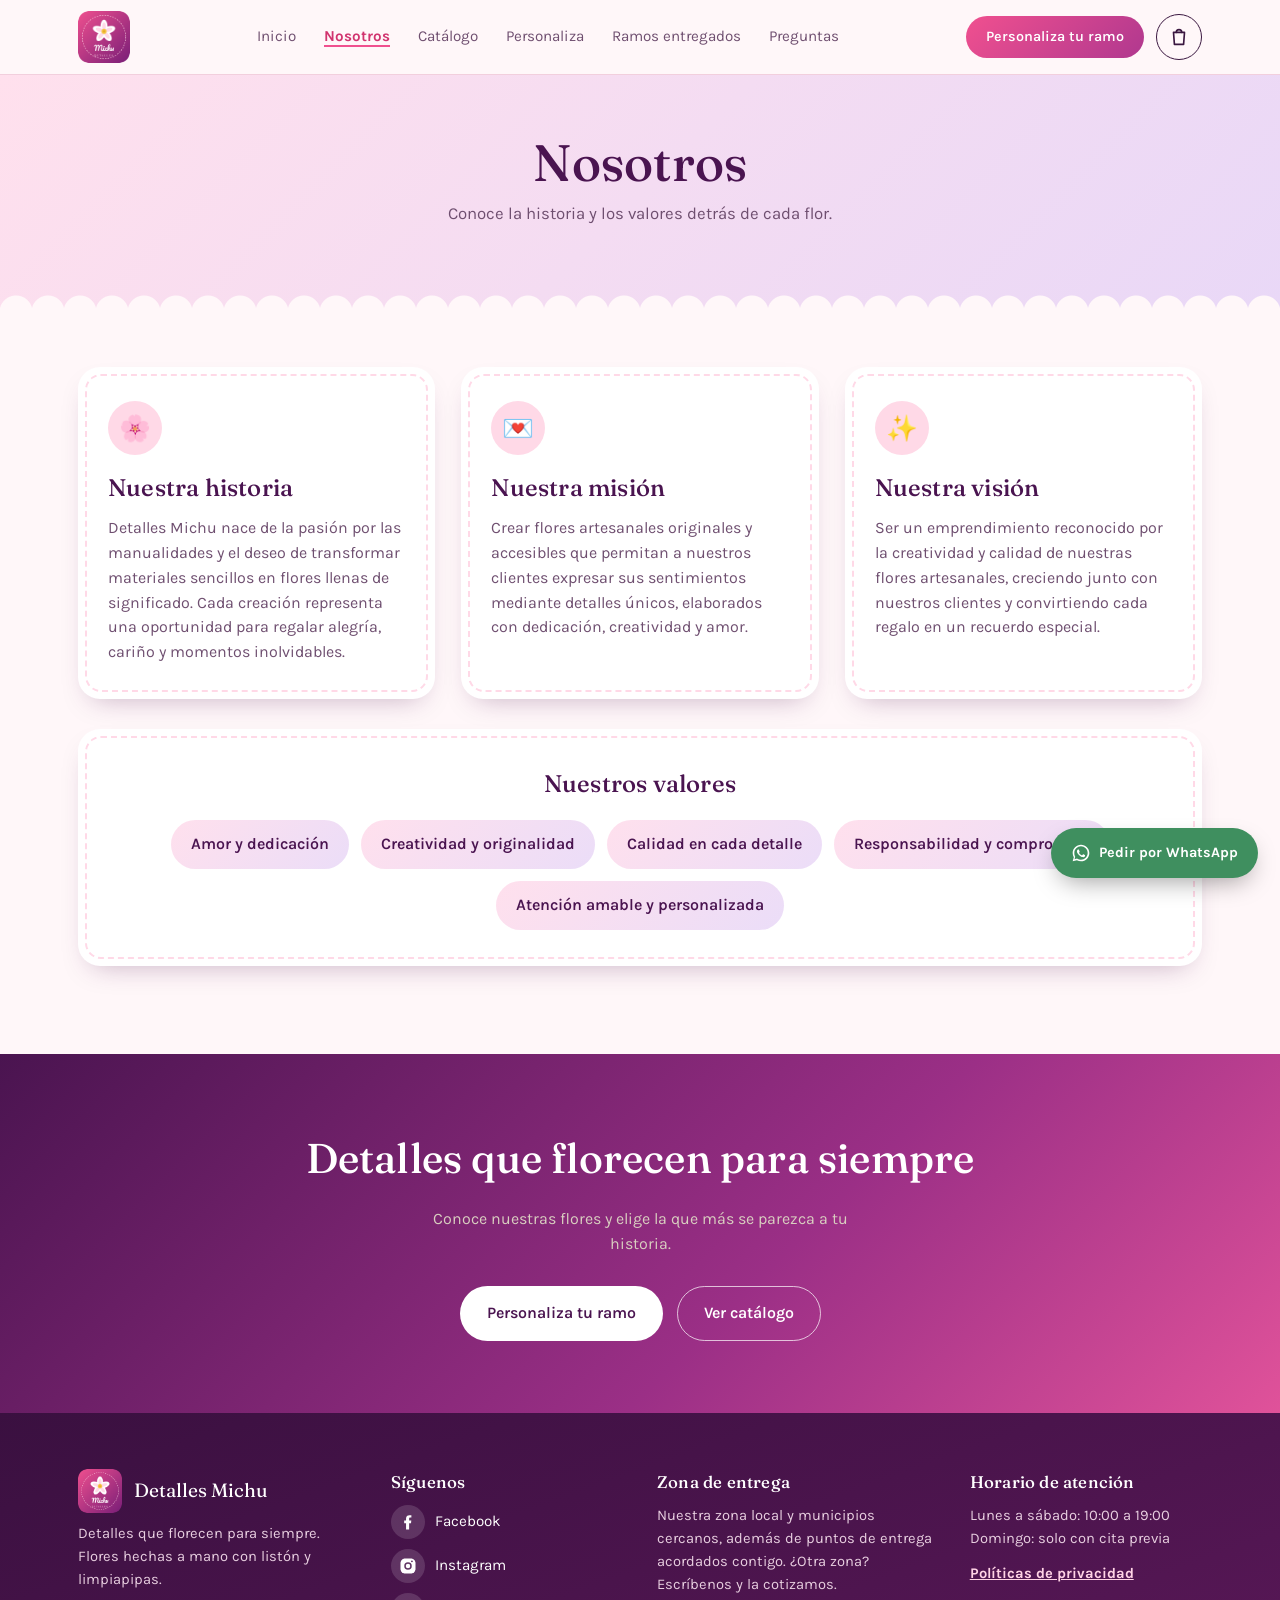
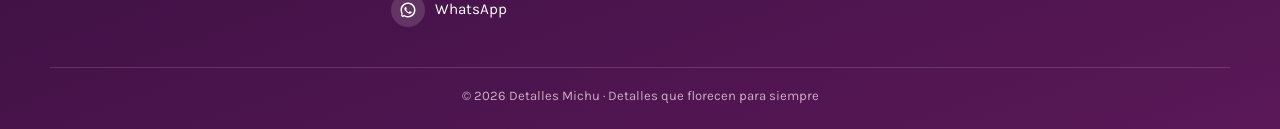
<file: nosotros.html>
<!DOCTYPE html>
<html lang="es">
<head>
<meta charset="UTF-8">
<meta name="viewport" content="width=device-width, initial-scale=1.0, viewport-fit=cover">
<title>Nosotros — Detalles Michu</title>
<meta name="description" content="Nuestra historia, misión, visión y valores.">
<meta name="theme-color" content="#FFF7F9">
<link rel="preconnect" href="https://fonts.googleapis.com">
<link href="https://fonts.googleapis.com/css2?family=Fraunces:ital,opsz,wght@0,9..144,400;0,9..144,500;0,9..144,600;1,9..144,500&family=Karla:wght@400;500;600;700&family=Pacifico&display=swap" rel="stylesheet">
<link rel="icon" type="image/png" href="img/logo.png">
<link rel="stylesheet" href="css/styles.css?v=4">
</head>
<body>
<nav class="nav">
  <div class="wrap">
    <a href="index.html" class="brand"><img src="img/logo.png" alt="Detalles Michu" class="brand-logo"></a>
    <ul class="nav-links">
      <li><a href="index.html">Inicio</a></li>
      <li><a href="nosotros.html">Nosotros</a></li>
      <li><a href="catalogo.html">Catálogo</a></li>
      <li><a href="personaliza.html">Personaliza</a></li>
      <li><a href="galeria.html">Ramos entregados</a></li>
      <li><a href="preguntas.html">Preguntas</a></li>
    </ul>
    <div class="nav-right">
      <a href="personaliza.html" class="nav-cta">Personaliza tu ramo</a>
      <button class="cart-btn" type="button" data-act="open-drawer" aria-label="Abrir carrito">
        <svg viewBox="0 0 24 24" fill="none" stroke="currentColor" stroke-width="1.8" stroke-linecap="round" stroke-linejoin="round"><path d="M6 7h12l-1 13H7L6 7z"/><path d="M9 7a3 3 0 0 1 6 0"/></svg>
        <span class="cart-badge" id="cartBadge" hidden>0</span>
      </button>
      <button class="nav-toggle" type="button" data-act="menu" aria-label="Menú" aria-expanded="false"><svg viewBox="0 0 24 24" fill="none" stroke="currentColor" stroke-width="2" stroke-linecap="round"><path d="M4 7h16M4 12h16M4 17h16"/></svg></button>
    </div>
  </div>
</nav>
<main id="site">
<header class="page-head">
  <div class="wrap"><h1>Nosotros</h1><p class="lead">Conoce la historia y los valores detrás de cada flor.</p></div>
</header>
<section>
  <div class="wrap">
    <div class="hist-grid">
      <article class="hcard stamp"><span class="hicon">🌸</span><h2>Nuestra historia</h2><p>Detalles Michu nace de la pasión por las manualidades y el deseo de transformar materiales sencillos en flores llenas de significado. Cada creación representa una oportunidad para regalar alegría, cariño y momentos inolvidables.</p></article>
      <article class="hcard stamp"><span class="hicon">💌</span><h2>Nuestra misión</h2><p>Crear flores artesanales originales y accesibles que permitan a nuestros clientes expresar sus sentimientos mediante detalles únicos, elaborados con dedicación, creatividad y amor.</p></article>
      <article class="hcard stamp"><span class="hicon">✨</span><h2>Nuestra visión</h2><p>Ser un emprendimiento reconocido por la creatividad y calidad de nuestras flores artesanales, creciendo junto con nuestros clientes y convirtiendo cada regalo en un recuerdo especial.</p></article>
    </div>
    <div class="values-box stamp">
      <h2>Nuestros valores</h2>
      <ul class="values-list">
        <li>Amor y dedicación</li><li>Creatividad y originalidad</li><li>Calidad en cada detalle</li><li>Responsabilidad y compromiso</li><li>Atención amable y personalizada</li>
      </ul>
    </div>
  </div>
</section>
<section class="cta-band"><div class="wrap"><h2>Detalles que florecen para siempre</h2><p>Conoce nuestras flores y elige la que más se parezca a tu historia.</p>
  <div class="hero-actions"><a href="personaliza.html" class="btn btn-light">Personaliza tu ramo</a><a href="catalogo.html" class="btn btn-outline-light">Ver catálogo</a></div></div></section>
</main>
<section class="screen" id="screen" hidden></section>

<footer class="site-footer">
  <div class="wrap foot-grid">
    <div class="foot-col foot-brand">
      <div class="brand-foot"><img src="img/logo.png" alt="Detalles Michu" class="footer-logo">Detalles Michu</div>
      <p>Detalles que florecen para siempre. Flores hechas a mano con listón y limpiapipas.</p>
    </div>
    <div class="foot-col">
      <h4>Síguenos</h4>
      <div class="social">
        <a href="https://www.facebook.com/" target="_blank" rel="noopener" aria-label="Facebook de Detalles Michu"><svg viewBox="0 0 24 24" fill="currentColor"><path d="M13.5 22v-8.5H16l.4-3.5h-2.9V7.8c0-1 .3-1.7 1.8-1.7H16.5V3.1C16.1 3 15 2.9 13.8 2.9c-2.6 0-4.4 1.6-4.4 4.5v2.6H6.9v3.5h2.5V22h4.1z"/></svg><span>Facebook</span></a>
        <a href="https://www.instagram.com/" target="_blank" rel="noopener" aria-label="Instagram de Detalles Michu"><svg viewBox="0 0 24 24" fill="currentColor"><path d="M7.5 2C4.5 2 2 4.5 2 7.5v9C2 19.5 4.5 22 7.5 22h9c3 0 5.5-2.5 5.5-5.5v-9C22 4.5 19.5 2 16.5 2h-9zm9.75 2.5a1.25 1.25 0 1 1 0 2.5 1.25 1.25 0 0 1 0-2.5zM12 7a5 5 0 1 1 0 10 5 5 0 0 1 0-10zm0 2a3 3 0 1 0 0 6 3 3 0 0 0 0-6z"/></svg><span>Instagram</span></a>
        <a href="https://wa.me/" target="_blank" rel="noopener" aria-label="WhatsApp de Detalles Michu"><svg viewBox="0 0 24 24" fill="currentColor"><path d="M12 2C6.48 2 2 6.48 2 12c0 1.85.5 3.58 1.36 5.07L2 22l5.09-1.33A9.94 9.94 0 0 0 12 22c5.52 0 10-4.48 10-10S17.52 2 12 2zm0 18c-1.6 0-3.1-.42-4.4-1.16l-.32-.18-3.02.79.8-2.94-.2-.3A7.94 7.94 0 0 1 4 12c0-4.41 3.59-8 8-8s8 3.59 8 8-3.59 8-8 8zm4.4-5.6c-.24-.12-1.42-.7-1.64-.78-.22-.08-.38-.12-.54.12-.16.24-.62.78-.76.94-.14.16-.28.18-.52.06-.24-.12-1.02-.38-1.94-1.2-.72-.64-1.2-1.44-1.34-1.68-.14-.24-.02-.37.1-.49.11-.11.24-.28.36-.42.12-.14.16-.24.24-.4.08-.16.04-.3-.02-.42-.06-.12-.54-1.3-.74-1.78-.2-.47-.4-.4-.54-.41h-.46c-.16 0-.42.06-.64.3-.22.24-.84.82-.84 2s.86 2.32.98 2.48c.12.16 1.7 2.6 4.12 3.64.58.25 1.02.4 1.38.51.58.18 1.1.16 1.52.1.46-.07 1.42-.58 1.62-1.14.2-.56.2-1.04.14-1.14-.06-.1-.22-.16-.46-.28z"/></svg><span>WhatsApp</span></a>
      </div>
    </div>
    <div class="foot-col">
      <h4>Zona de entrega</h4>
      <p>Nuestra zona local y municipios cercanos, además de puntos de entrega acordados contigo. ¿Otra zona? Escríbenos y la cotizamos.</p>
    </div>
    <div class="foot-col">
      <h4>Horario de atención</h4>
      <p>Lunes a sábado: 10:00 a 19:00<br>Domingo: solo con cita previa</p>
      <p class="foot-links"><a href="privacidad.html">Políticas de privacidad</a></p>
    </div>
  </div>
  <div class="wrap foot-bottom">© <span id="year"></span> Detalles Michu · Detalles que florecen para siempre</div>
</footer>

<a class="float-wa" id="floatWa" href="https://wa.me/?text=Hola%2C%20quisiera%20informaci%C3%B3n%20sobre%20sus%20flores." target="_blank" rel="noopener">
  <svg viewBox="0 0 24 24" fill="currentColor"><path d="M12 2C6.48 2 2 6.48 2 12c0 1.85.5 3.58 1.36 5.07L2 22l5.09-1.33A9.94 9.94 0 0 0 12 22c5.52 0 10-4.48 10-10S17.52 2 12 2zm0 18c-1.6 0-3.1-.42-4.4-1.16l-.32-.18-3.02.79.8-2.94-.2-.3A7.94 7.94 0 0 1 4 12c0-4.41 3.59-8 8-8s8 3.59 8 8-3.59 8-8 8zm4.4-5.6c-.24-.12-1.42-.7-1.64-.78-.22-.08-.38-.12-.54.12-.16.24-.62.78-.76.94-.14.16-.28.18-.52.06-.24-.12-1.02-.38-1.94-1.2-.72-.64-1.2-1.44-1.34-1.68-.14-.24-.02-.37.1-.49.11-.11.24-.28.36-.42.12-.14.16-.24.24-.4.08-.16.04-.3-.02-.42-.06-.12-.54-1.3-.74-1.78-.2-.47-.4-.4-.54-.41h-.46c-.16 0-.42.06-.64.3-.22.24-.84.82-.84 2s.86 2.32.98 2.48c.12.16 1.7 2.6 4.12 3.64.58.25 1.02.4 1.38.51.58.18 1.1.16 1.52.1.46-.07 1.42-.58 1.62-1.14.2-.56.2-1.04.14-1.14-.06-.1-.22-.16-.46-.28z"/></svg><span>Pedir por WhatsApp</span>
</a>

<!-- ============ TIENDA: modal de producto, carrito lateral, aviso ============ -->
<div class="modal" id="pm" hidden role="dialog" aria-modal="true" aria-labelledby="pmTitle">
  <div class="modal-card">
    <button class="modal-x" type="button" data-act="pm-close" aria-label="Cerrar">×</button>
    <div class="modal-media" id="pmMedia"></div>
    <div class="modal-body">
      <span class="pm-tag" id="pmTag"></span>
      <h2 id="pmTitle"></h2>
      <div class="pm-price" id="pmPrice"></div>
      <p id="pmDesc"></p>
      <dl class="specs" id="pmSpecs"></dl>
      <div class="field"><label>Color: <strong id="pmColorName"></strong></label><div class="sw-row" id="pmSw"></div></div>
      <p class="pm-note">La foto es de referencia: elige el color que quieras y lo tejemos para ti. Cuidado: límpiala con una brocha suave y evita la humedad.</p>
      <div class="pm-buy">
        <div class="qty-control">
          <button type="button" class="qty-btn" data-act="pm-dec" aria-label="Reducir cantidad">−</button>
          <span class="qty-value" id="pmQty">1</span>
          <button type="button" class="qty-btn" data-act="pm-inc" aria-label="Aumentar cantidad">+</button>
        </div>
        <button class="btn btn-primary" data-act="pm-add" type="button">Agregar al carrito · <span id="pmAddTotal"></span></button>
      </div>
      <button class="link-btn" data-act="pm-ramo" type="button">o sumarla a mi ramo personalizado →</button>
    </div>
  </div>
</div>
<div class="scrim" id="scrim" hidden data-act="close-drawer"></div>
<aside class="drawer" id="drawer" aria-hidden="true" aria-label="Carrito de compras">
  <div class="drawer-head"><h3>Tu carrito</h3><button id="drawerClose" class="modal-x static" type="button" data-act="close-drawer" aria-label="Cerrar carrito">×</button></div>
  <div class="drawer-body" id="drawerBody"></div>
  <div class="drawer-foot" id="drawerFoot" hidden>
    <div class="summary-row" style="border:none;padding:0"><span>Subtotal</span><strong id="drawerSub"></strong></div>
    <p class="ship-note" id="drawerShip"></p>
    <button class="btn btn-primary btn-block" data-act="checkout" type="button">Ir a pagar</button>
    <button class="btn btn-secondary btn-block" data-act="cart" type="button" style="margin-top:10px">Ver carrito completo</button>
  </div>
</aside>
<div class="toast" id="toast" role="status" aria-live="polite"></div>

<script src="js/app.js?v=4" defer></script>
</body>
</html>
</file>
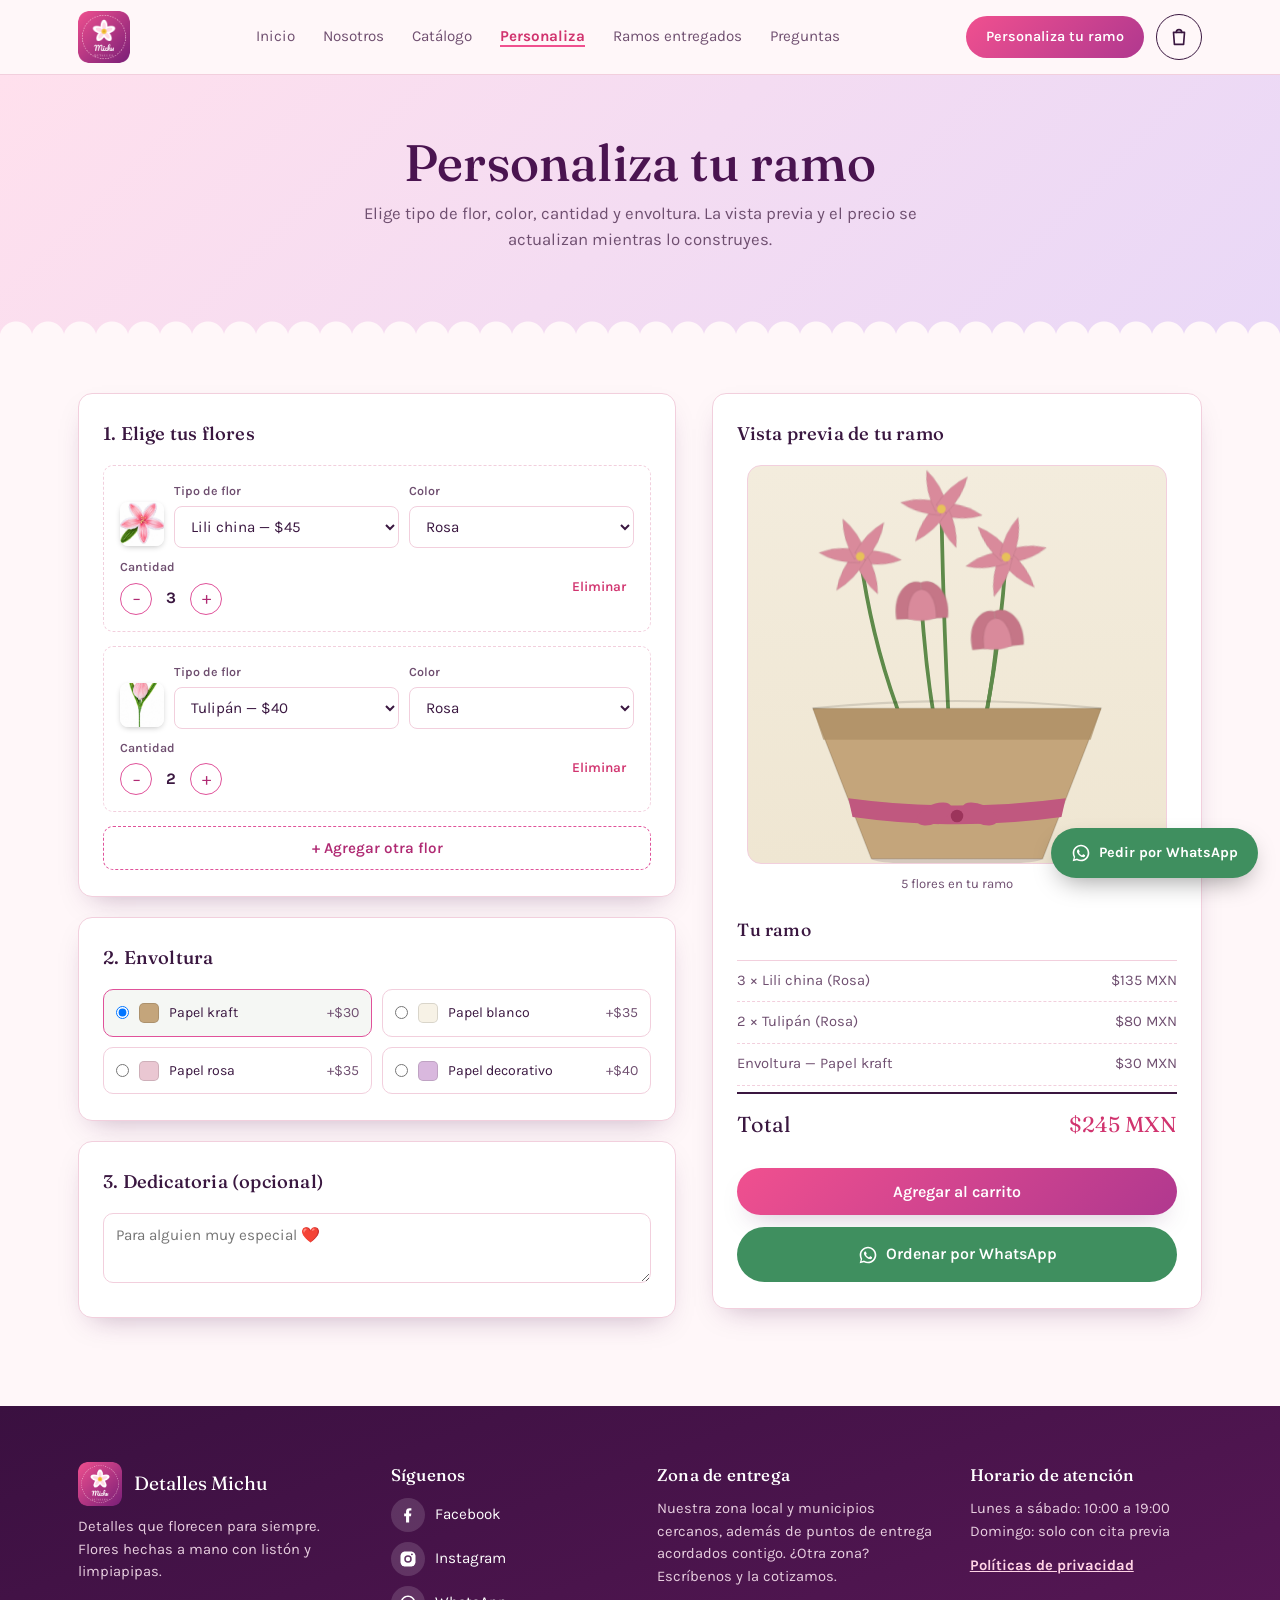
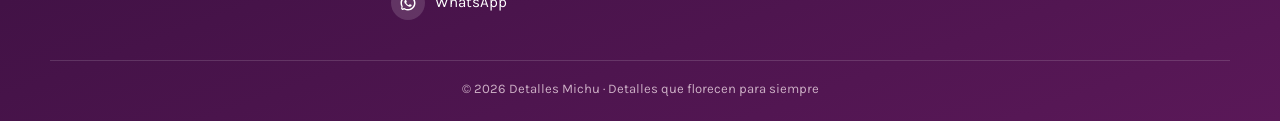
<file: personaliza.html>
<!DOCTYPE html>
<html lang="es">
<head>
<meta charset="UTF-8">
<meta name="viewport" content="width=device-width, initial-scale=1.0, viewport-fit=cover">
<title>Personaliza tu ramo — Detalles Michu</title>
<meta name="description" content="Arma tu ramo: elige flores, colores y envoltura y míralo al instante.">
<meta name="theme-color" content="#FFF7F9">
<link rel="preconnect" href="https://fonts.googleapis.com">
<link href="https://fonts.googleapis.com/css2?family=Fraunces:ital,opsz,wght@0,9..144,400;0,9..144,500;0,9..144,600;1,9..144,500&family=Karla:wght@400;500;600;700&family=Pacifico&display=swap" rel="stylesheet">
<link rel="icon" type="image/png" href="img/logo.png">
<link rel="stylesheet" href="css/styles.css?v=4">
</head>
<body>
<nav class="nav">
  <div class="wrap">
    <a href="index.html" class="brand"><img src="img/logo.png" alt="Detalles Michu" class="brand-logo"></a>
    <ul class="nav-links">
      <li><a href="index.html">Inicio</a></li>
      <li><a href="nosotros.html">Nosotros</a></li>
      <li><a href="catalogo.html">Catálogo</a></li>
      <li><a href="personaliza.html">Personaliza</a></li>
      <li><a href="galeria.html">Ramos entregados</a></li>
      <li><a href="preguntas.html">Preguntas</a></li>
    </ul>
    <div class="nav-right">
      <a href="personaliza.html" class="nav-cta">Personaliza tu ramo</a>
      <button class="cart-btn" type="button" data-act="open-drawer" aria-label="Abrir carrito">
        <svg viewBox="0 0 24 24" fill="none" stroke="currentColor" stroke-width="1.8" stroke-linecap="round" stroke-linejoin="round"><path d="M6 7h12l-1 13H7L6 7z"/><path d="M9 7a3 3 0 0 1 6 0"/></svg>
        <span class="cart-badge" id="cartBadge" hidden>0</span>
      </button>
      <button class="nav-toggle" type="button" data-act="menu" aria-label="Menú" aria-expanded="false"><svg viewBox="0 0 24 24" fill="none" stroke="currentColor" stroke-width="2" stroke-linecap="round"><path d="M4 7h16M4 12h16M4 17h16"/></svg></button>
    </div>
  </div>
</nav>
<main id="site">
<header class="page-head">
  <div class="wrap"><h1>Personaliza tu ramo</h1><p class="lead">Elige tipo de flor, color, cantidad y envoltura. La vista previa y el precio se actualizan mientras lo construyes.</p></div>
</header>
<section id="personaliza">
  <div class="wrap">
    <div class="builder-grid">
      <!-- IZQUIERDA: configuración -->
      <div class="config-column">
        <div class="panel">
          <h3>1. Elige tus flores</h3>
          <div id="comboList"></div>
          <button class="btn-ghost-add" id="addComboBtn" type="button">+ Agregar otra flor</button>
        </div>

        <div class="panel" style="margin-top:20px;">
          <h3>2. Envoltura</h3>
          <div class="wrap-options" id="wrapOptions"></div>
        </div>

        <div class="panel dedication-field" style="margin-top:20px;">
          <h3>3. Dedicatoria (opcional)</h3>
          <textarea id="dedicationInput" placeholder="Para alguien muy especial ❤️" maxlength="180"></textarea>
        </div>
      </div>

      <!-- DERECHA: vista previa + resumen -->
      <div class="preview-column preview-panel">
        <div class="panel">
          <h3>Vista previa de tu ramo</h3>
          <div class="bouquet-stage" id="bouquetStage">
            <div class="bouquet-flowers" id="bouquetFlowers"></div>
            <svg class="bouquet-wrap-shape" id="bouquetWrapShape" viewBox="0 0 220 170"></svg>
          </div>

          <div class="summary-box">
            <h3>Tu ramo</h3>
            <div class="summary-rows" id="summaryRows"></div>
            <div class="summary-row total">
              <span>Total</span>
              <span class="amt" id="totalAmount">$0 MXN</span>
            </div>
          </div>

          <div class="order-actions">
            <button class="btn btn-primary btn-block" id="addOrderBtn" type="button">Agregar al carrito</button>
            <a class="btn btn-whatsapp btn-block" id="whatsappBtn" href="#" target="_blank" rel="noopener">
              <svg viewBox="0 0 24 24" width="20" height="20" fill="currentColor"><path d="M12 2C6.48 2 2 6.48 2 12c0 1.85.5 3.58 1.36 5.07L2 22l5.09-1.33A9.94 9.94 0 0 0 12 22c5.52 0 10-4.48 10-10S17.52 2 12 2zm0 18c-1.6 0-3.1-.42-4.4-1.16l-.32-.18-3.02.79.8-2.94-.2-.3A7.94 7.94 0 0 1 4 12c0-4.41 3.59-8 8-8s8 3.59 8 8-3.59 8-8 8zm4.4-5.6c-.24-.12-1.42-.7-1.64-.78-.22-.08-.38-.12-.54.12-.16.24-.62.78-.76.94-.14.16-.28.18-.52.06-.24-.12-1.02-.38-1.94-1.2-.72-.64-1.2-1.44-1.34-1.68-.14-.24-.02-.37.1-.49.11-.11.24-.28.36-.42.12-.14.16-.24.24-.4.08-.16.04-.3-.02-.42-.06-.12-.54-1.3-.74-1.78-.2-.47-.4-.4-.54-.41h-.46c-.16 0-.42.06-.64.3-.22.24-.84.82-.84 2s.86 2.32.98 2.48c.12.16 1.7 2.6 4.12 3.64.58.25 1.02.4 1.38.51.58.18 1.1.16 1.52.1.46-.07 1.42-.58 1.62-1.14.2-.56.2-1.04.14-1.14-.06-.1-.22-.16-.46-.28z"/></svg>
              Ordenar por WhatsApp
            </a>
          </div>
        </div>
      </div>
    </div>
  </div>
</section>
</main>
<section class="screen" id="screen" hidden></section>

<footer class="site-footer">
  <div class="wrap foot-grid">
    <div class="foot-col foot-brand">
      <div class="brand-foot"><img src="img/logo.png" alt="Detalles Michu" class="footer-logo">Detalles Michu</div>
      <p>Detalles que florecen para siempre. Flores hechas a mano con listón y limpiapipas.</p>
    </div>
    <div class="foot-col">
      <h4>Síguenos</h4>
      <div class="social">
        <a href="https://www.facebook.com/" target="_blank" rel="noopener" aria-label="Facebook de Detalles Michu"><svg viewBox="0 0 24 24" fill="currentColor"><path d="M13.5 22v-8.5H16l.4-3.5h-2.9V7.8c0-1 .3-1.7 1.8-1.7H16.5V3.1C16.1 3 15 2.9 13.8 2.9c-2.6 0-4.4 1.6-4.4 4.5v2.6H6.9v3.5h2.5V22h4.1z"/></svg><span>Facebook</span></a>
        <a href="https://www.instagram.com/" target="_blank" rel="noopener" aria-label="Instagram de Detalles Michu"><svg viewBox="0 0 24 24" fill="currentColor"><path d="M7.5 2C4.5 2 2 4.5 2 7.5v9C2 19.5 4.5 22 7.5 22h9c3 0 5.5-2.5 5.5-5.5v-9C22 4.5 19.5 2 16.5 2h-9zm9.75 2.5a1.25 1.25 0 1 1 0 2.5 1.25 1.25 0 0 1 0-2.5zM12 7a5 5 0 1 1 0 10 5 5 0 0 1 0-10zm0 2a3 3 0 1 0 0 6 3 3 0 0 0 0-6z"/></svg><span>Instagram</span></a>
        <a href="https://wa.me/" target="_blank" rel="noopener" aria-label="WhatsApp de Detalles Michu"><svg viewBox="0 0 24 24" fill="currentColor"><path d="M12 2C6.48 2 2 6.48 2 12c0 1.85.5 3.58 1.36 5.07L2 22l5.09-1.33A9.94 9.94 0 0 0 12 22c5.52 0 10-4.48 10-10S17.52 2 12 2zm0 18c-1.6 0-3.1-.42-4.4-1.16l-.32-.18-3.02.79.8-2.94-.2-.3A7.94 7.94 0 0 1 4 12c0-4.41 3.59-8 8-8s8 3.59 8 8-3.59 8-8 8zm4.4-5.6c-.24-.12-1.42-.7-1.64-.78-.22-.08-.38-.12-.54.12-.16.24-.62.78-.76.94-.14.16-.28.18-.52.06-.24-.12-1.02-.38-1.94-1.2-.72-.64-1.2-1.44-1.34-1.68-.14-.24-.02-.37.1-.49.11-.11.24-.28.36-.42.12-.14.16-.24.24-.4.08-.16.04-.3-.02-.42-.06-.12-.54-1.3-.74-1.78-.2-.47-.4-.4-.54-.41h-.46c-.16 0-.42.06-.64.3-.22.24-.84.82-.84 2s.86 2.32.98 2.48c.12.16 1.7 2.6 4.12 3.64.58.25 1.02.4 1.38.51.58.18 1.1.16 1.52.1.46-.07 1.42-.58 1.62-1.14.2-.56.2-1.04.14-1.14-.06-.1-.22-.16-.46-.28z"/></svg><span>WhatsApp</span></a>
      </div>
    </div>
    <div class="foot-col">
      <h4>Zona de entrega</h4>
      <p>Nuestra zona local y municipios cercanos, además de puntos de entrega acordados contigo. ¿Otra zona? Escríbenos y la cotizamos.</p>
    </div>
    <div class="foot-col">
      <h4>Horario de atención</h4>
      <p>Lunes a sábado: 10:00 a 19:00<br>Domingo: solo con cita previa</p>
      <p class="foot-links"><a href="privacidad.html">Políticas de privacidad</a></p>
    </div>
  </div>
  <div class="wrap foot-bottom">© <span id="year"></span> Detalles Michu · Detalles que florecen para siempre</div>
</footer>

<a class="float-wa" id="floatWa" href="https://wa.me/?text=Hola%2C%20quisiera%20informaci%C3%B3n%20sobre%20sus%20flores." target="_blank" rel="noopener">
  <svg viewBox="0 0 24 24" fill="currentColor"><path d="M12 2C6.48 2 2 6.48 2 12c0 1.85.5 3.58 1.36 5.07L2 22l5.09-1.33A9.94 9.94 0 0 0 12 22c5.52 0 10-4.48 10-10S17.52 2 12 2zm0 18c-1.6 0-3.1-.42-4.4-1.16l-.32-.18-3.02.79.8-2.94-.2-.3A7.94 7.94 0 0 1 4 12c0-4.41 3.59-8 8-8s8 3.59 8 8-3.59 8-8 8zm4.4-5.6c-.24-.12-1.42-.7-1.64-.78-.22-.08-.38-.12-.54.12-.16.24-.62.78-.76.94-.14.16-.28.18-.52.06-.24-.12-1.02-.38-1.94-1.2-.72-.64-1.2-1.44-1.34-1.68-.14-.24-.02-.37.1-.49.11-.11.24-.28.36-.42.12-.14.16-.24.24-.4.08-.16.04-.3-.02-.42-.06-.12-.54-1.3-.74-1.78-.2-.47-.4-.4-.54-.41h-.46c-.16 0-.42.06-.64.3-.22.24-.84.82-.84 2s.86 2.32.98 2.48c.12.16 1.7 2.6 4.12 3.64.58.25 1.02.4 1.38.51.58.18 1.1.16 1.52.1.46-.07 1.42-.58 1.62-1.14.2-.56.2-1.04.14-1.14-.06-.1-.22-.16-.46-.28z"/></svg><span>Pedir por WhatsApp</span>
</a>

<!-- ============ TIENDA: modal de producto, carrito lateral, aviso ============ -->
<div class="modal" id="pm" hidden role="dialog" aria-modal="true" aria-labelledby="pmTitle">
  <div class="modal-card">
    <button class="modal-x" type="button" data-act="pm-close" aria-label="Cerrar">×</button>
    <div class="modal-media" id="pmMedia"></div>
    <div class="modal-body">
      <span class="pm-tag" id="pmTag"></span>
      <h2 id="pmTitle"></h2>
      <div class="pm-price" id="pmPrice"></div>
      <p id="pmDesc"></p>
      <dl class="specs" id="pmSpecs"></dl>
      <div class="field"><label>Color: <strong id="pmColorName"></strong></label><div class="sw-row" id="pmSw"></div></div>
      <p class="pm-note">La foto es de referencia: elige el color que quieras y lo tejemos para ti. Cuidado: límpiala con una brocha suave y evita la humedad.</p>
      <div class="pm-buy">
        <div class="qty-control">
          <button type="button" class="qty-btn" data-act="pm-dec" aria-label="Reducir cantidad">−</button>
          <span class="qty-value" id="pmQty">1</span>
          <button type="button" class="qty-btn" data-act="pm-inc" aria-label="Aumentar cantidad">+</button>
        </div>
        <button class="btn btn-primary" data-act="pm-add" type="button">Agregar al carrito · <span id="pmAddTotal"></span></button>
      </div>
      <button class="link-btn" data-act="pm-ramo" type="button">o sumarla a mi ramo personalizado →</button>
    </div>
  </div>
</div>
<div class="scrim" id="scrim" hidden data-act="close-drawer"></div>
<aside class="drawer" id="drawer" aria-hidden="true" aria-label="Carrito de compras">
  <div class="drawer-head"><h3>Tu carrito</h3><button id="drawerClose" class="modal-x static" type="button" data-act="close-drawer" aria-label="Cerrar carrito">×</button></div>
  <div class="drawer-body" id="drawerBody"></div>
  <div class="drawer-foot" id="drawerFoot" hidden>
    <div class="summary-row" style="border:none;padding:0"><span>Subtotal</span><strong id="drawerSub"></strong></div>
    <p class="ship-note" id="drawerShip"></p>
    <button class="btn btn-primary btn-block" data-act="checkout" type="button">Ir a pagar</button>
    <button class="btn btn-secondary btn-block" data-act="cart" type="button" style="margin-top:10px">Ver carrito completo</button>
  </div>
</aside>
<div class="toast" id="toast" role="status" aria-live="polite"></div>

<script src="js/app.js?v=4" defer></script>
</body>
</html>
</file>
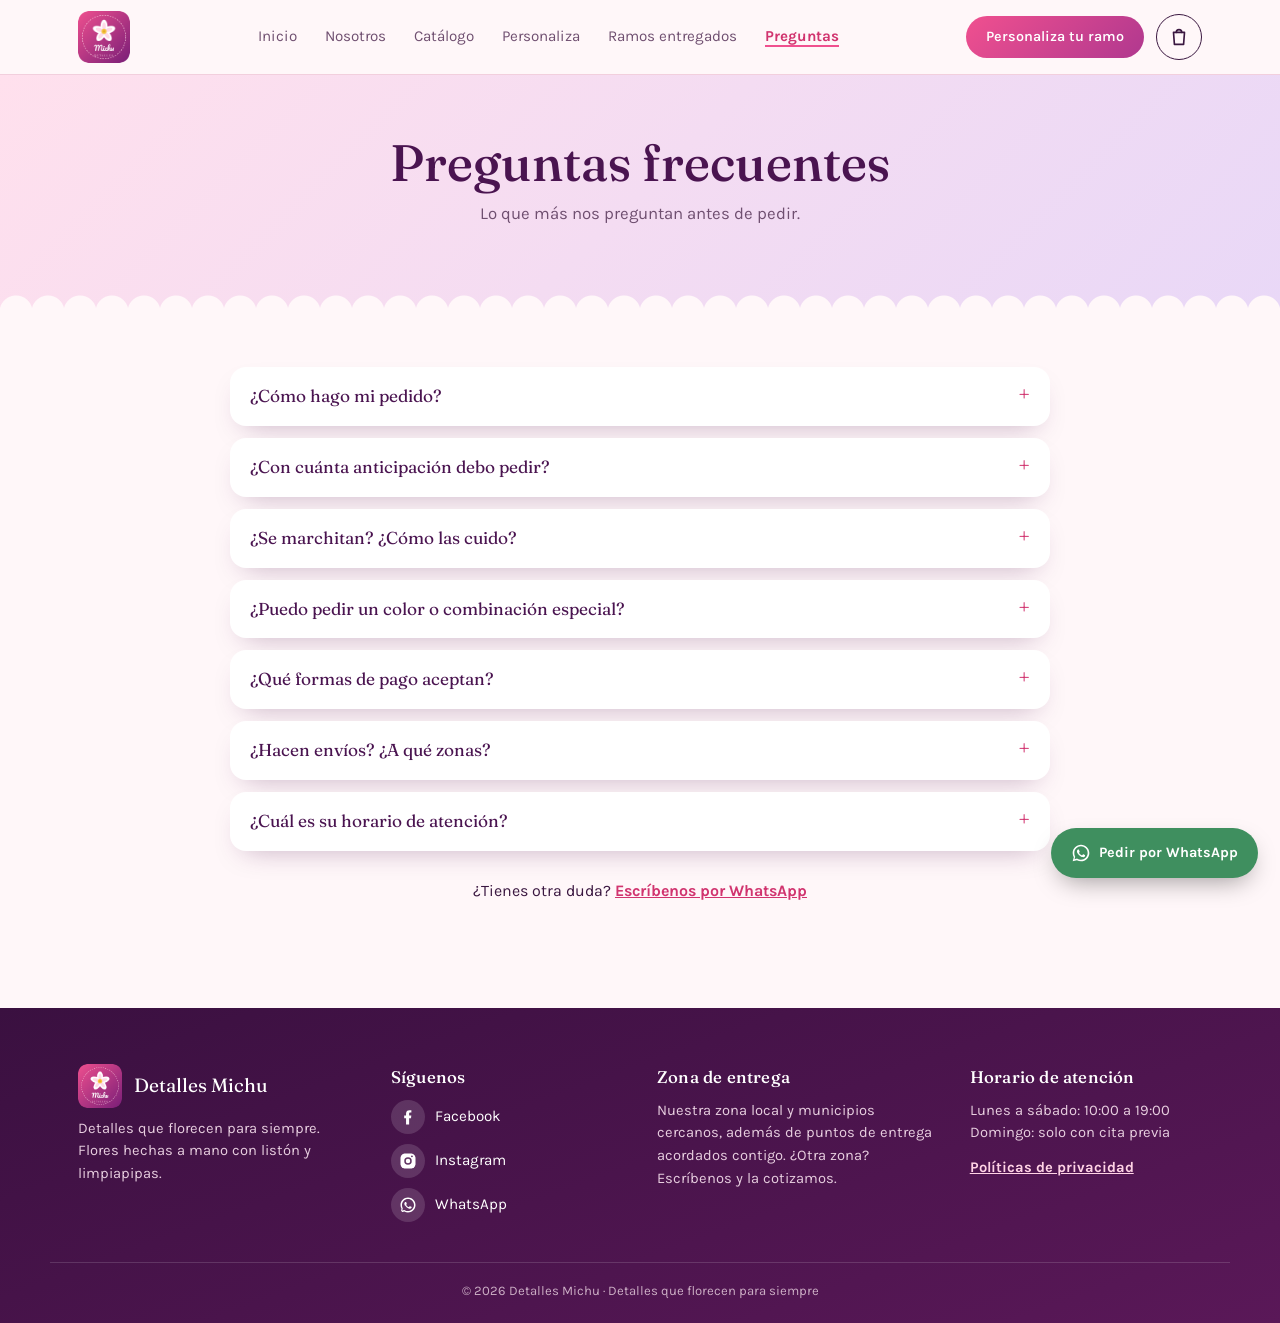
<file: preguntas.html>
<!DOCTYPE html>
<html lang="es">
<head>
<meta charset="UTF-8">
<meta name="viewport" content="width=device-width, initial-scale=1.0, viewport-fit=cover">
<title>Preguntas frecuentes — Detalles Michu</title>
<meta name="description" content="Respuestas a las dudas más comunes sobre pedidos, entregas, pagos y cuidados.">
<meta name="theme-color" content="#FFF7F9">
<link rel="preconnect" href="https://fonts.googleapis.com">
<link href="https://fonts.googleapis.com/css2?family=Fraunces:ital,opsz,wght@0,9..144,400;0,9..144,500;0,9..144,600;1,9..144,500&family=Karla:wght@400;500;600;700&family=Pacifico&display=swap" rel="stylesheet">
<link rel="icon" type="image/png" href="img/logo.png">
<link rel="stylesheet" href="css/styles.css?v=4">
</head>
<body>
<nav class="nav">
  <div class="wrap">
    <a href="index.html" class="brand"><img src="img/logo.png" alt="Detalles Michu" class="brand-logo"></a>
    <ul class="nav-links">
      <li><a href="index.html">Inicio</a></li>
      <li><a href="nosotros.html">Nosotros</a></li>
      <li><a href="catalogo.html">Catálogo</a></li>
      <li><a href="personaliza.html">Personaliza</a></li>
      <li><a href="galeria.html">Ramos entregados</a></li>
      <li><a href="preguntas.html">Preguntas</a></li>
    </ul>
    <div class="nav-right">
      <a href="personaliza.html" class="nav-cta">Personaliza tu ramo</a>
      <button class="cart-btn" type="button" data-act="open-drawer" aria-label="Abrir carrito">
        <svg viewBox="0 0 24 24" fill="none" stroke="currentColor" stroke-width="1.8" stroke-linecap="round" stroke-linejoin="round"><path d="M6 7h12l-1 13H7L6 7z"/><path d="M9 7a3 3 0 0 1 6 0"/></svg>
        <span class="cart-badge" id="cartBadge" hidden>0</span>
      </button>
      <button class="nav-toggle" type="button" data-act="menu" aria-label="Menú" aria-expanded="false"><svg viewBox="0 0 24 24" fill="none" stroke="currentColor" stroke-width="2" stroke-linecap="round"><path d="M4 7h16M4 12h16M4 17h16"/></svg></button>
    </div>
  </div>
</nav>
<main id="site">
<header class="page-head">
  <div class="wrap"><h1>Preguntas frecuentes</h1><p class="lead">Lo que más nos preguntan antes de pedir.</p></div>
</header>
<section id="preguntas">
  <div class="wrap"><div class="faq">
    <details><summary>¿Cómo hago mi pedido?</summary><p>Elige tus flores en el catálogo o arma tu ramo en el personalizador, agrégalo al carrito, completa tus datos de entrega y elige cómo pagar. Al final podrás enviarnos tu pedido por WhatsApp para confirmarlo.</p></details>
    <details><summary>¿Con cuánta anticipación debo pedir?</summary><p>Cada flor se teje a mano, por eso recomendamos pedir con al menos 3 días de anticipación. Si lo necesitas antes, escríbenos y vemos qué es posible.</p></details>
    <details><summary>¿Se marchitan? ¿Cómo las cuido?</summary><p>No: no llevan agua ni tierra. Para conservarlas, límpialas con una brocha suave, evita la humedad y no las dejes bajo sol directo por mucho tiempo.</p></details>
    <details><summary>¿Puedo pedir un color o combinación especial?</summary><p>¡Claro! Si no encuentras el color o el diseño que imaginas, mándanos un mensaje por WhatsApp y lo cotizamos.</p></details>
    <details><summary>¿Qué formas de pago aceptan?</summary><p>Tarjeta, transferencia SPEI, depósito en OXXO y efectivo al recibir o recoger tu pedido.</p></details>
    <details><summary>¿Hacen envíos? ¿A qué zonas?</summary><p>Entregamos en nuestra zona local y municipios cercanos, además de puntos de entrega acordados contigo. El envío es gratis en pedidos desde $600 MXN. Para otras zonas escríbenos y cotizamos. También puedes recoger tu ramo sin costo.</p></details>
    <details><summary>¿Cuál es su horario de atención?</summary><p>Lunes a sábado de 10:00 a 19:00. Los domingos atendemos solo con cita previa.</p></details>
  </div>
  <p class="faq-more">¿Tienes otra duda? <a href="https://wa.me/" target="_blank" rel="noopener">Escríbenos por WhatsApp</a></p></div>
</section>
</main>
<section class="screen" id="screen" hidden></section>

<footer class="site-footer">
  <div class="wrap foot-grid">
    <div class="foot-col foot-brand">
      <div class="brand-foot"><img src="img/logo.png" alt="Detalles Michu" class="footer-logo">Detalles Michu</div>
      <p>Detalles que florecen para siempre. Flores hechas a mano con listón y limpiapipas.</p>
    </div>
    <div class="foot-col">
      <h4>Síguenos</h4>
      <div class="social">
        <a href="https://www.facebook.com/" target="_blank" rel="noopener" aria-label="Facebook de Detalles Michu"><svg viewBox="0 0 24 24" fill="currentColor"><path d="M13.5 22v-8.5H16l.4-3.5h-2.9V7.8c0-1 .3-1.7 1.8-1.7H16.5V3.1C16.1 3 15 2.9 13.8 2.9c-2.6 0-4.4 1.6-4.4 4.5v2.6H6.9v3.5h2.5V22h4.1z"/></svg><span>Facebook</span></a>
        <a href="https://www.instagram.com/" target="_blank" rel="noopener" aria-label="Instagram de Detalles Michu"><svg viewBox="0 0 24 24" fill="currentColor"><path d="M7.5 2C4.5 2 2 4.5 2 7.5v9C2 19.5 4.5 22 7.5 22h9c3 0 5.5-2.5 5.5-5.5v-9C22 4.5 19.5 2 16.5 2h-9zm9.75 2.5a1.25 1.25 0 1 1 0 2.5 1.25 1.25 0 0 1 0-2.5zM12 7a5 5 0 1 1 0 10 5 5 0 0 1 0-10zm0 2a3 3 0 1 0 0 6 3 3 0 0 0 0-6z"/></svg><span>Instagram</span></a>
        <a href="https://wa.me/" target="_blank" rel="noopener" aria-label="WhatsApp de Detalles Michu"><svg viewBox="0 0 24 24" fill="currentColor"><path d="M12 2C6.48 2 2 6.48 2 12c0 1.85.5 3.58 1.36 5.07L2 22l5.09-1.33A9.94 9.94 0 0 0 12 22c5.52 0 10-4.48 10-10S17.52 2 12 2zm0 18c-1.6 0-3.1-.42-4.4-1.16l-.32-.18-3.02.79.8-2.94-.2-.3A7.94 7.94 0 0 1 4 12c0-4.41 3.59-8 8-8s8 3.59 8 8-3.59 8-8 8zm4.4-5.6c-.24-.12-1.42-.7-1.64-.78-.22-.08-.38-.12-.54.12-.16.24-.62.78-.76.94-.14.16-.28.18-.52.06-.24-.12-1.02-.38-1.94-1.2-.72-.64-1.2-1.44-1.34-1.68-.14-.24-.02-.37.1-.49.11-.11.24-.28.36-.42.12-.14.16-.24.24-.4.08-.16.04-.3-.02-.42-.06-.12-.54-1.3-.74-1.78-.2-.47-.4-.4-.54-.41h-.46c-.16 0-.42.06-.64.3-.22.24-.84.82-.84 2s.86 2.32.98 2.48c.12.16 1.7 2.6 4.12 3.64.58.25 1.02.4 1.38.51.58.18 1.1.16 1.52.1.46-.07 1.42-.58 1.62-1.14.2-.56.2-1.04.14-1.14-.06-.1-.22-.16-.46-.28z"/></svg><span>WhatsApp</span></a>
      </div>
    </div>
    <div class="foot-col">
      <h4>Zona de entrega</h4>
      <p>Nuestra zona local y municipios cercanos, además de puntos de entrega acordados contigo. ¿Otra zona? Escríbenos y la cotizamos.</p>
    </div>
    <div class="foot-col">
      <h4>Horario de atención</h4>
      <p>Lunes a sábado: 10:00 a 19:00<br>Domingo: solo con cita previa</p>
      <p class="foot-links"><a href="privacidad.html">Políticas de privacidad</a></p>
    </div>
  </div>
  <div class="wrap foot-bottom">© <span id="year"></span> Detalles Michu · Detalles que florecen para siempre</div>
</footer>

<a class="float-wa" id="floatWa" href="https://wa.me/?text=Hola%2C%20quisiera%20informaci%C3%B3n%20sobre%20sus%20flores." target="_blank" rel="noopener">
  <svg viewBox="0 0 24 24" fill="currentColor"><path d="M12 2C6.48 2 2 6.48 2 12c0 1.85.5 3.58 1.36 5.07L2 22l5.09-1.33A9.94 9.94 0 0 0 12 22c5.52 0 10-4.48 10-10S17.52 2 12 2zm0 18c-1.6 0-3.1-.42-4.4-1.16l-.32-.18-3.02.79.8-2.94-.2-.3A7.94 7.94 0 0 1 4 12c0-4.41 3.59-8 8-8s8 3.59 8 8-3.59 8-8 8zm4.4-5.6c-.24-.12-1.42-.7-1.64-.78-.22-.08-.38-.12-.54.12-.16.24-.62.78-.76.94-.14.16-.28.18-.52.06-.24-.12-1.02-.38-1.94-1.2-.72-.64-1.2-1.44-1.34-1.68-.14-.24-.02-.37.1-.49.11-.11.24-.28.36-.42.12-.14.16-.24.24-.4.08-.16.04-.3-.02-.42-.06-.12-.54-1.3-.74-1.78-.2-.47-.4-.4-.54-.41h-.46c-.16 0-.42.06-.64.3-.22.24-.84.82-.84 2s.86 2.32.98 2.48c.12.16 1.7 2.6 4.12 3.64.58.25 1.02.4 1.38.51.58.18 1.1.16 1.52.1.46-.07 1.42-.58 1.62-1.14.2-.56.2-1.04.14-1.14-.06-.1-.22-.16-.46-.28z"/></svg><span>Pedir por WhatsApp</span>
</a>

<!-- ============ TIENDA: modal de producto, carrito lateral, aviso ============ -->
<div class="modal" id="pm" hidden role="dialog" aria-modal="true" aria-labelledby="pmTitle">
  <div class="modal-card">
    <button class="modal-x" type="button" data-act="pm-close" aria-label="Cerrar">×</button>
    <div class="modal-media" id="pmMedia"></div>
    <div class="modal-body">
      <span class="pm-tag" id="pmTag"></span>
      <h2 id="pmTitle"></h2>
      <div class="pm-price" id="pmPrice"></div>
      <p id="pmDesc"></p>
      <dl class="specs" id="pmSpecs"></dl>
      <div class="field"><label>Color: <strong id="pmColorName"></strong></label><div class="sw-row" id="pmSw"></div></div>
      <p class="pm-note">La foto es de referencia: elige el color que quieras y lo tejemos para ti. Cuidado: límpiala con una brocha suave y evita la humedad.</p>
      <div class="pm-buy">
        <div class="qty-control">
          <button type="button" class="qty-btn" data-act="pm-dec" aria-label="Reducir cantidad">−</button>
          <span class="qty-value" id="pmQty">1</span>
          <button type="button" class="qty-btn" data-act="pm-inc" aria-label="Aumentar cantidad">+</button>
        </div>
        <button class="btn btn-primary" data-act="pm-add" type="button">Agregar al carrito · <span id="pmAddTotal"></span></button>
      </div>
      <button class="link-btn" data-act="pm-ramo" type="button">o sumarla a mi ramo personalizado →</button>
    </div>
  </div>
</div>
<div class="scrim" id="scrim" hidden data-act="close-drawer"></div>
<aside class="drawer" id="drawer" aria-hidden="true" aria-label="Carrito de compras">
  <div class="drawer-head"><h3>Tu carrito</h3><button id="drawerClose" class="modal-x static" type="button" data-act="close-drawer" aria-label="Cerrar carrito">×</button></div>
  <div class="drawer-body" id="drawerBody"></div>
  <div class="drawer-foot" id="drawerFoot" hidden>
    <div class="summary-row" style="border:none;padding:0"><span>Subtotal</span><strong id="drawerSub"></strong></div>
    <p class="ship-note" id="drawerShip"></p>
    <button class="btn btn-primary btn-block" data-act="checkout" type="button">Ir a pagar</button>
    <button class="btn btn-secondary btn-block" data-act="cart" type="button" style="margin-top:10px">Ver carrito completo</button>
  </div>
</aside>
<div class="toast" id="toast" role="status" aria-live="polite"></div>

<script src="js/app.js?v=4" defer></script>
</body>
</html>
</file>
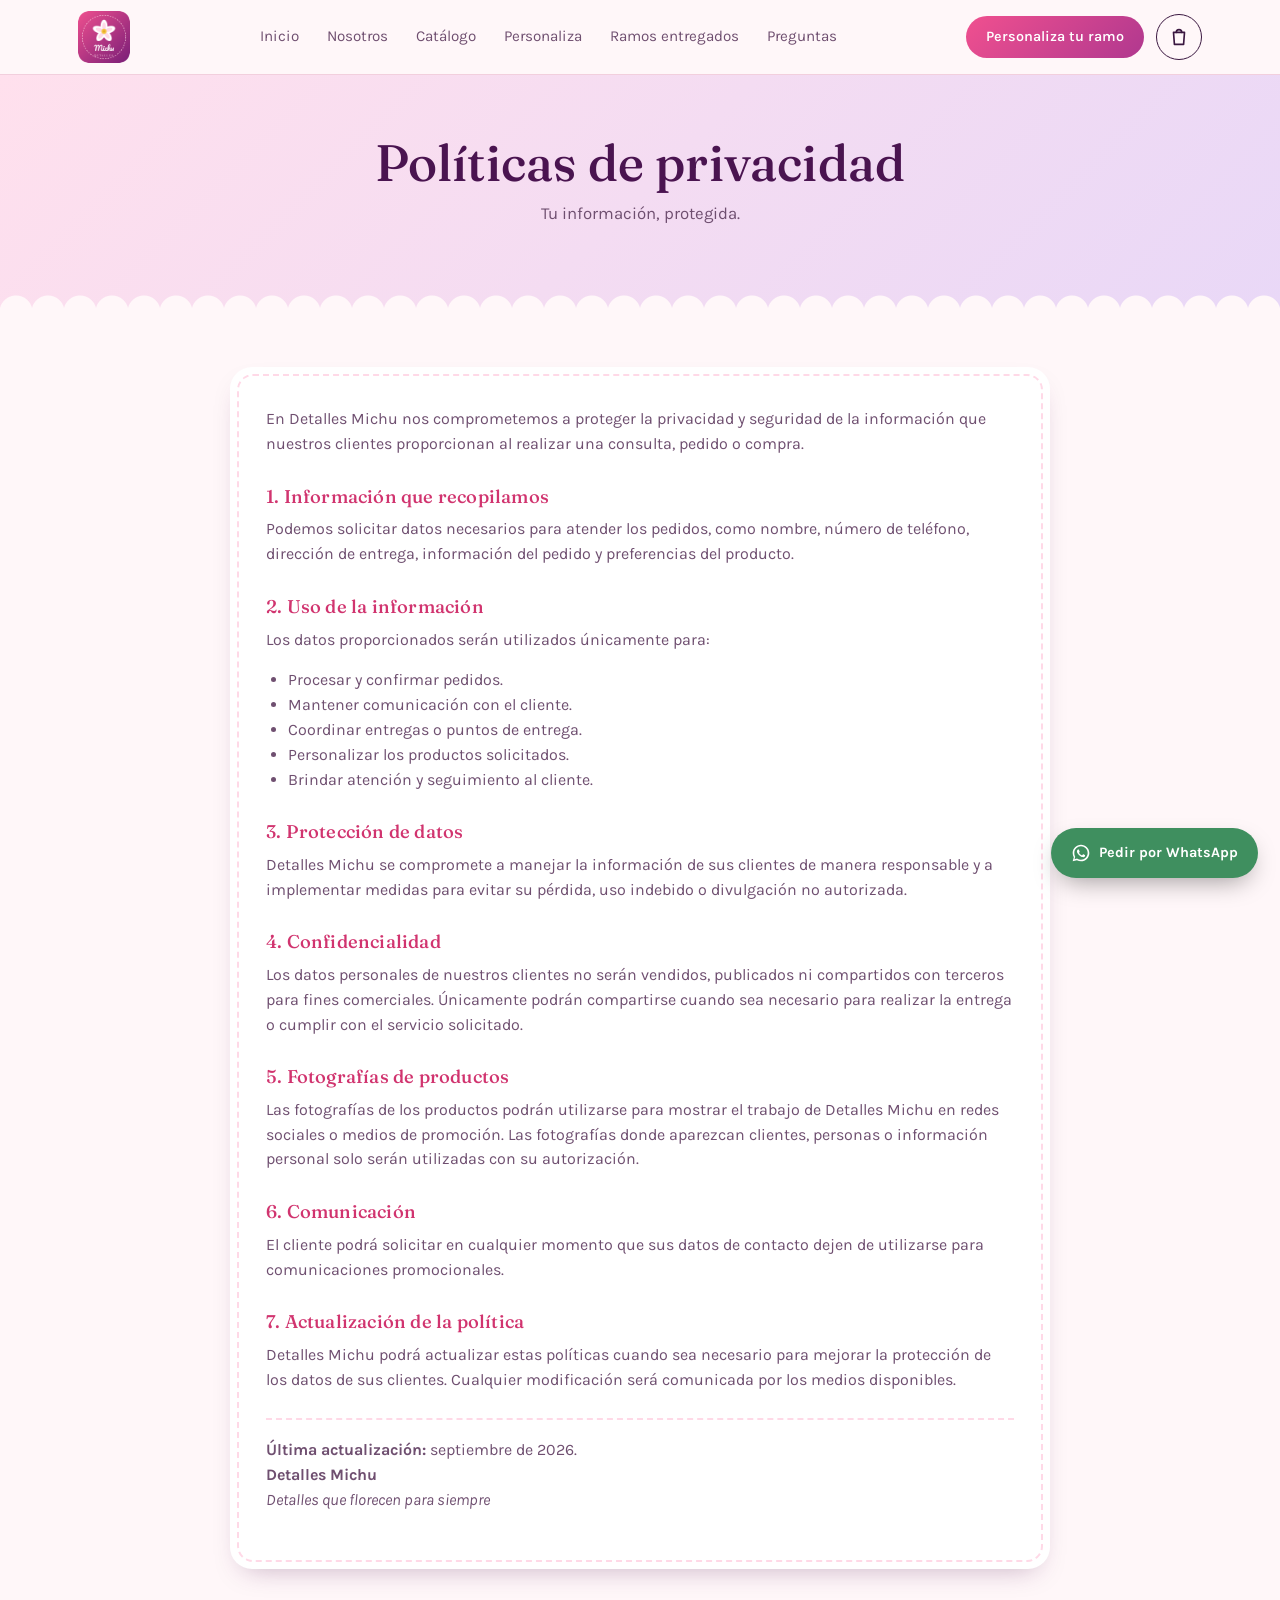
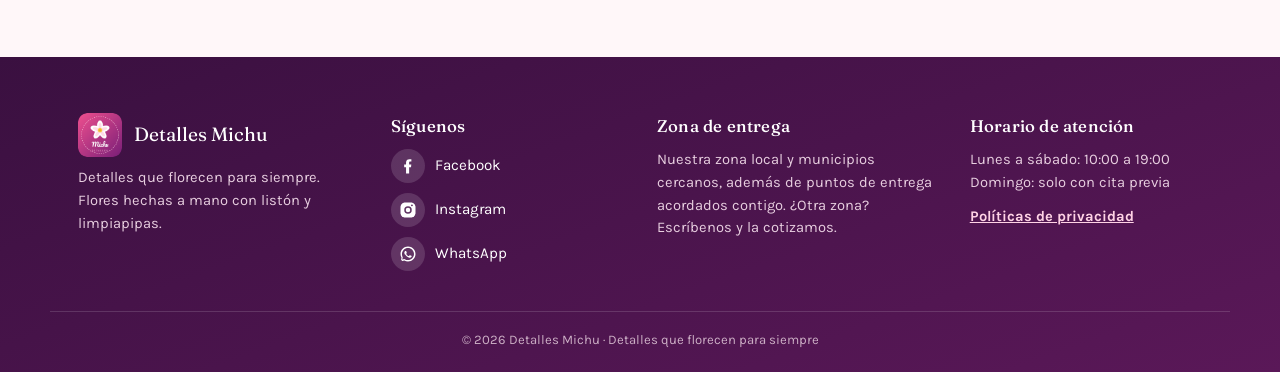
<file: privacidad.html>
<!DOCTYPE html>
<html lang="es">
<head>
<meta charset="UTF-8">
<meta name="viewport" content="width=device-width, initial-scale=1.0, viewport-fit=cover">
<title>Políticas de privacidad — Detalles Michu</title>
<meta name="description" content="Cómo protegemos la información de nuestros clientes.">
<meta name="theme-color" content="#FFF7F9">
<link rel="preconnect" href="https://fonts.googleapis.com">
<link href="https://fonts.googleapis.com/css2?family=Fraunces:ital,opsz,wght@0,9..144,400;0,9..144,500;0,9..144,600;1,9..144,500&family=Karla:wght@400;500;600;700&family=Pacifico&display=swap" rel="stylesheet">
<link rel="icon" type="image/png" href="img/logo.png">
<link rel="stylesheet" href="css/styles.css?v=4">
</head>
<body>
<nav class="nav">
  <div class="wrap">
    <a href="index.html" class="brand"><img src="img/logo.png" alt="Detalles Michu" class="brand-logo"></a>
    <ul class="nav-links">
      <li><a href="index.html">Inicio</a></li>
      <li><a href="nosotros.html">Nosotros</a></li>
      <li><a href="catalogo.html">Catálogo</a></li>
      <li><a href="personaliza.html">Personaliza</a></li>
      <li><a href="galeria.html">Ramos entregados</a></li>
      <li><a href="preguntas.html">Preguntas</a></li>
    </ul>
    <div class="nav-right">
      <a href="personaliza.html" class="nav-cta">Personaliza tu ramo</a>
      <button class="cart-btn" type="button" data-act="open-drawer" aria-label="Abrir carrito">
        <svg viewBox="0 0 24 24" fill="none" stroke="currentColor" stroke-width="1.8" stroke-linecap="round" stroke-linejoin="round"><path d="M6 7h12l-1 13H7L6 7z"/><path d="M9 7a3 3 0 0 1 6 0"/></svg>
        <span class="cart-badge" id="cartBadge" hidden>0</span>
      </button>
      <button class="nav-toggle" type="button" data-act="menu" aria-label="Menú" aria-expanded="false"><svg viewBox="0 0 24 24" fill="none" stroke="currentColor" stroke-width="2" stroke-linecap="round"><path d="M4 7h16M4 12h16M4 17h16"/></svg></button>
    </div>
  </div>
</nav>
<main id="site">
<header class="page-head">
  <div class="wrap"><h1>Políticas de privacidad</h1><p class="lead">Tu información, protegida.</p></div>
</header>
<section>
  <div class="wrap"><article class="legal stamp">
    <p>En Detalles Michu nos comprometemos a proteger la privacidad y seguridad de la información que nuestros clientes proporcionan al realizar una consulta, pedido o compra.</p>
    <h3>1. Información que recopilamos</h3>
    <p>Podemos solicitar datos necesarios para atender los pedidos, como nombre, número de teléfono, dirección de entrega, información del pedido y preferencias del producto.</p>
    <h3>2. Uso de la información</h3>
    <p>Los datos proporcionados serán utilizados únicamente para:</p>
    <ul><li>Procesar y confirmar pedidos.</li><li>Mantener comunicación con el cliente.</li><li>Coordinar entregas o puntos de entrega.</li><li>Personalizar los productos solicitados.</li><li>Brindar atención y seguimiento al cliente.</li></ul>
    <h3>3. Protección de datos</h3>
    <p>Detalles Michu se compromete a manejar la información de sus clientes de manera responsable y a implementar medidas para evitar su pérdida, uso indebido o divulgación no autorizada.</p>
    <h3>4. Confidencialidad</h3>
    <p>Los datos personales de nuestros clientes no serán vendidos, publicados ni compartidos con terceros para fines comerciales. Únicamente podrán compartirse cuando sea necesario para realizar la entrega o cumplir con el servicio solicitado.</p>
    <h3>5. Fotografías de productos</h3>
    <p>Las fotografías de los productos podrán utilizarse para mostrar el trabajo de Detalles Michu en redes sociales o medios de promoción. Las fotografías donde aparezcan clientes, personas o información personal solo serán utilizadas con su autorización.</p>
    <h3>6. Comunicación</h3>
    <p>El cliente podrá solicitar en cualquier momento que sus datos de contacto dejen de utilizarse para comunicaciones promocionales.</p>
    <h3>7. Actualización de la política</h3>
    <p>Detalles Michu podrá actualizar estas políticas cuando sea necesario para mejorar la protección de los datos de sus clientes. Cualquier modificación será comunicada por los medios disponibles.</p>
    <p class="legal-foot"><strong>Última actualización:</strong> septiembre de 2026.<br><strong>Detalles Michu</strong><br><em>Detalles que florecen para siempre</em></p>
  </article></div>
</section>
</main>
<section class="screen" id="screen" hidden></section>

<footer class="site-footer">
  <div class="wrap foot-grid">
    <div class="foot-col foot-brand">
      <div class="brand-foot"><img src="img/logo.png" alt="Detalles Michu" class="footer-logo">Detalles Michu</div>
      <p>Detalles que florecen para siempre. Flores hechas a mano con listón y limpiapipas.</p>
    </div>
    <div class="foot-col">
      <h4>Síguenos</h4>
      <div class="social">
        <a href="https://www.facebook.com/" target="_blank" rel="noopener" aria-label="Facebook de Detalles Michu"><svg viewBox="0 0 24 24" fill="currentColor"><path d="M13.5 22v-8.5H16l.4-3.5h-2.9V7.8c0-1 .3-1.7 1.8-1.7H16.5V3.1C16.1 3 15 2.9 13.8 2.9c-2.6 0-4.4 1.6-4.4 4.5v2.6H6.9v3.5h2.5V22h4.1z"/></svg><span>Facebook</span></a>
        <a href="https://www.instagram.com/" target="_blank" rel="noopener" aria-label="Instagram de Detalles Michu"><svg viewBox="0 0 24 24" fill="currentColor"><path d="M7.5 2C4.5 2 2 4.5 2 7.5v9C2 19.5 4.5 22 7.5 22h9c3 0 5.5-2.5 5.5-5.5v-9C22 4.5 19.5 2 16.5 2h-9zm9.75 2.5a1.25 1.25 0 1 1 0 2.5 1.25 1.25 0 0 1 0-2.5zM12 7a5 5 0 1 1 0 10 5 5 0 0 1 0-10zm0 2a3 3 0 1 0 0 6 3 3 0 0 0 0-6z"/></svg><span>Instagram</span></a>
        <a href="https://wa.me/" target="_blank" rel="noopener" aria-label="WhatsApp de Detalles Michu"><svg viewBox="0 0 24 24" fill="currentColor"><path d="M12 2C6.48 2 2 6.48 2 12c0 1.85.5 3.58 1.36 5.07L2 22l5.09-1.33A9.94 9.94 0 0 0 12 22c5.52 0 10-4.48 10-10S17.52 2 12 2zm0 18c-1.6 0-3.1-.42-4.4-1.16l-.32-.18-3.02.79.8-2.94-.2-.3A7.94 7.94 0 0 1 4 12c0-4.41 3.59-8 8-8s8 3.59 8 8-3.59 8-8 8zm4.4-5.6c-.24-.12-1.42-.7-1.64-.78-.22-.08-.38-.12-.54.12-.16.24-.62.78-.76.94-.14.16-.28.18-.52.06-.24-.12-1.02-.38-1.94-1.2-.72-.64-1.2-1.44-1.34-1.68-.14-.24-.02-.37.1-.49.11-.11.24-.28.36-.42.12-.14.16-.24.24-.4.08-.16.04-.3-.02-.42-.06-.12-.54-1.3-.74-1.78-.2-.47-.4-.4-.54-.41h-.46c-.16 0-.42.06-.64.3-.22.24-.84.82-.84 2s.86 2.32.98 2.48c.12.16 1.7 2.6 4.12 3.64.58.25 1.02.4 1.38.51.58.18 1.1.16 1.52.1.46-.07 1.42-.58 1.62-1.14.2-.56.2-1.04.14-1.14-.06-.1-.22-.16-.46-.28z"/></svg><span>WhatsApp</span></a>
      </div>
    </div>
    <div class="foot-col">
      <h4>Zona de entrega</h4>
      <p>Nuestra zona local y municipios cercanos, además de puntos de entrega acordados contigo. ¿Otra zona? Escríbenos y la cotizamos.</p>
    </div>
    <div class="foot-col">
      <h4>Horario de atención</h4>
      <p>Lunes a sábado: 10:00 a 19:00<br>Domingo: solo con cita previa</p>
      <p class="foot-links"><a href="privacidad.html">Políticas de privacidad</a></p>
    </div>
  </div>
  <div class="wrap foot-bottom">© <span id="year"></span> Detalles Michu · Detalles que florecen para siempre</div>
</footer>

<a class="float-wa" id="floatWa" href="https://wa.me/?text=Hola%2C%20quisiera%20informaci%C3%B3n%20sobre%20sus%20flores." target="_blank" rel="noopener">
  <svg viewBox="0 0 24 24" fill="currentColor"><path d="M12 2C6.48 2 2 6.48 2 12c0 1.85.5 3.58 1.36 5.07L2 22l5.09-1.33A9.94 9.94 0 0 0 12 22c5.52 0 10-4.48 10-10S17.52 2 12 2zm0 18c-1.6 0-3.1-.42-4.4-1.16l-.32-.18-3.02.79.8-2.94-.2-.3A7.94 7.94 0 0 1 4 12c0-4.41 3.59-8 8-8s8 3.59 8 8-3.59 8-8 8zm4.4-5.6c-.24-.12-1.42-.7-1.64-.78-.22-.08-.38-.12-.54.12-.16.24-.62.78-.76.94-.14.16-.28.18-.52.06-.24-.12-1.02-.38-1.94-1.2-.72-.64-1.2-1.44-1.34-1.68-.14-.24-.02-.37.1-.49.11-.11.24-.28.36-.42.12-.14.16-.24.24-.4.08-.16.04-.3-.02-.42-.06-.12-.54-1.3-.74-1.78-.2-.47-.4-.4-.54-.41h-.46c-.16 0-.42.06-.64.3-.22.24-.84.82-.84 2s.86 2.32.98 2.48c.12.16 1.7 2.6 4.12 3.64.58.25 1.02.4 1.38.51.58.18 1.1.16 1.52.1.46-.07 1.42-.58 1.62-1.14.2-.56.2-1.04.14-1.14-.06-.1-.22-.16-.46-.28z"/></svg><span>Pedir por WhatsApp</span>
</a>

<!-- ============ TIENDA: modal de producto, carrito lateral, aviso ============ -->
<div class="modal" id="pm" hidden role="dialog" aria-modal="true" aria-labelledby="pmTitle">
  <div class="modal-card">
    <button class="modal-x" type="button" data-act="pm-close" aria-label="Cerrar">×</button>
    <div class="modal-media" id="pmMedia"></div>
    <div class="modal-body">
      <span class="pm-tag" id="pmTag"></span>
      <h2 id="pmTitle"></h2>
      <div class="pm-price" id="pmPrice"></div>
      <p id="pmDesc"></p>
      <dl class="specs" id="pmSpecs"></dl>
      <div class="field"><label>Color: <strong id="pmColorName"></strong></label><div class="sw-row" id="pmSw"></div></div>
      <p class="pm-note">La foto es de referencia: elige el color que quieras y lo tejemos para ti. Cuidado: límpiala con una brocha suave y evita la humedad.</p>
      <div class="pm-buy">
        <div class="qty-control">
          <button type="button" class="qty-btn" data-act="pm-dec" aria-label="Reducir cantidad">−</button>
          <span class="qty-value" id="pmQty">1</span>
          <button type="button" class="qty-btn" data-act="pm-inc" aria-label="Aumentar cantidad">+</button>
        </div>
        <button class="btn btn-primary" data-act="pm-add" type="button">Agregar al carrito · <span id="pmAddTotal"></span></button>
      </div>
      <button class="link-btn" data-act="pm-ramo" type="button">o sumarla a mi ramo personalizado →</button>
    </div>
  </div>
</div>
<div class="scrim" id="scrim" hidden data-act="close-drawer"></div>
<aside class="drawer" id="drawer" aria-hidden="true" aria-label="Carrito de compras">
  <div class="drawer-head"><h3>Tu carrito</h3><button id="drawerClose" class="modal-x static" type="button" data-act="close-drawer" aria-label="Cerrar carrito">×</button></div>
  <div class="drawer-body" id="drawerBody"></div>
  <div class="drawer-foot" id="drawerFoot" hidden>
    <div class="summary-row" style="border:none;padding:0"><span>Subtotal</span><strong id="drawerSub"></strong></div>
    <p class="ship-note" id="drawerShip"></p>
    <button class="btn btn-primary btn-block" data-act="checkout" type="button">Ir a pagar</button>
    <button class="btn btn-secondary btn-block" data-act="cart" type="button" style="margin-top:10px">Ver carrito completo</button>
  </div>
</aside>
<div class="toast" id="toast" role="status" aria-live="polite"></div>

<script src="js/app.js?v=4" defer></script>
</body>
</html>
</file>
<file: css/styles.css>
:root{
  --paper:#F8F2E7;
  --paper-dark:#EDE1CB;
  --ink:#3B2A2E;
  --ink-soft:#6B5A5A;
  --sage:#7C9473;
  --sage-dark:#5C7452;
  --rose:#D98A9B;
  --rose-dark:#C06B7E;
  --amber:#CE9A44;
  --lavender:#B79FCB;
  --cream-card:#FFFDF8;
  --line:#E0D2B8;
  --brand-black:#141414;
  --brand-black-soft:#2A2A2A;
  --font-display:'Fraunces', serif;
  --font-body:'Karla', sans-serif;
  --radius:14px;
  --shadow:0 8px 24px -12px rgba(59,42,46,0.25);
}
*{box-sizing:border-box;}
html{scroll-behavior:smooth;}
body{
  margin:0;
  font-family:var(--font-body);
  background:var(--paper);
  color:var(--ink);
  line-height:1.55;
  -webkit-font-smoothing:antialiased;
}
h1,h2,h3,h4{
  font-family:var(--font-display);
  font-weight:500;
  margin:0 0 .4em 0;
  color:var(--ink);
  letter-spacing:.2px;
}
p{margin:0 0 1em 0;}
a{color:inherit;}
button{font-family:var(--font-body);cursor:pointer;}
img{max-width:100%;display:block;}
.wrap{max-width:1180px;margin:0 auto;padding:0 28px;}
section{padding:88px 0;}
@media(max-width:720px){section{padding:56px 0;} .wrap{padding:0 20px;}}

/* focus visibility */
a:focus-visible,button:focus-visible,select:focus-visible,input:focus-visible{
  outline:2px solid var(--sage-dark);
  outline-offset:2px;
}
@media (prefers-reduced-motion: reduce){
  *{animation:none !important; transition:none !important;}
}

/* ---------- NAV ---------- */
.nav{
  position:sticky; top:0; z-index:40;
  background:rgba(248,242,231,0.92);
  backdrop-filter:blur(6px);
  border-bottom:1px solid var(--line);
}
.nav .wrap{display:flex;align-items:center;justify-content:space-between;height:74px;}
.brand{display:flex;align-items:center;gap:10px;text-decoration:none;}
.brand-logo{width:52px;height:52px;border-radius:10px;display:block;}
.nav-links{display:flex;gap:28px;list-style:none;margin:0;padding:0;font-size:.95rem;}
.nav-links a{text-decoration:none;color:var(--ink-soft);transition:color .2s ease;}
.nav-links a:hover{color:var(--rose-dark);}
.nav-cta{
  background:var(--brand-black);color:#fff;border:none;border-radius:999px;
  padding:10px 20px;font-size:.9rem;font-weight:600;text-decoration:none;
  transition:background .18s ease;
}
.nav-cta:hover{background:var(--brand-black-soft);}
.nav-toggle{display:none;background:none;border:none;padding:8px;}
.nav-toggle svg{width:26px;height:26px;}
@media(max-width:820px){
  .nav-links{display:none;}
  .nav-toggle{display:block;}
}

/* ---------- HERO ---------- */
.hero{padding-top:64px;padding-bottom:40px;overflow:hidden;}
.hero .wrap{display:grid;grid-template-columns:1.05fr 0.95fr;gap:40px;align-items:center;}
@media(max-width:900px){.hero .wrap{grid-template-columns:1fr;} .hero{padding-top:40px;}}
.hero-eyebrow{color:var(--rose-dark);font-family:var(--font-display);font-style:italic;font-size:1.05rem;margin-bottom:10px;}
.hero h1{font-size:clamp(2.3rem,5vw,3.6rem);line-height:1.08;max-width:11.5ch;}
.hero p.lead{font-size:1.12rem;color:var(--ink-soft);max-width:44ch;margin-top:18px;}
.hero-actions{display:flex;gap:14px;flex-wrap:wrap;margin-top:30px;}
.btn{
  display:inline-flex;align-items:center;gap:8px;
  border-radius:999px;padding:14px 26px;font-size:1rem;font-weight:600;
  border:1.5px solid transparent;text-decoration:none;transition:transform .18s ease, box-shadow .18s ease;
}
.btn:hover{transform:translateY(-2px);}
.btn-primary{background:var(--brand-black);color:#fff;box-shadow:var(--shadow);}
.btn-primary:hover{background:var(--brand-black-soft);}
.btn-secondary{background:transparent;color:var(--ink);border-color:var(--ink);}
.btn-secondary:hover{background:var(--ink);color:var(--paper);}
.btn-whatsapp{background:#3f8f5f;color:#fff;}
.btn-whatsapp:hover{background:#357a51;}
.btn-block{width:100%;justify-content:center;}
.hero-art{position:relative;display:flex;justify-content:center;align-items:center;}
.hero-art svg{width:100%;max-width:420px;height:auto;}

/* ---------- DIVIDER ---------- */
.divider{line-height:0;}
.divider svg{width:100%;height:60px;display:block;}

/* ---------- SECTION HEADERS ---------- */
.section-head{max-width:56ch;margin-bottom:44px;}
.section-head h2{font-size:clamp(1.8rem,3vw,2.5rem);}
.section-head p{color:var(--ink-soft);font-size:1.05rem;}
.section-head.center{margin-left:auto;margin-right:auto;text-align:center;}

/* ---------- CATALOGO ---------- */
.catalog-bg{background:var(--paper-dark);}
.catalog-grid{
  display:grid;grid-template-columns:repeat(auto-fit,minmax(220px,1fr));gap:22px;
}
.flower-card{
  background:var(--cream-card);border-radius:var(--radius);padding:22px 20px 24px;
  box-shadow:var(--shadow);border:1px solid var(--line);
  display:flex;flex-direction:column;align-items:center;text-align:center;
  transition:transform .2s ease;
}
.flower-card:hover{transform:translateY(-4px);}
.flower-card .art{width:96px;height:96px;margin-bottom:10px;}
.flower-card h3{font-size:1.2rem;margin-bottom:4px;}
.flower-card .colors-line{color:var(--ink-soft);font-size:.88rem;margin-bottom:10px;}
.flower-card .price{font-family:var(--font-display);font-size:1.3rem;color:var(--rose-dark);margin-bottom:14px;}
.flower-card .swatches{display:flex;gap:6px;margin-bottom:14px;flex-wrap:wrap;justify-content:center;}
.swatch{width:16px;height:16px;border-radius:50%;border:1px solid rgba(0,0,0,0.15);}
.btn-add{
  background:none;border:1.5px solid var(--sage);color:var(--sage-dark);
  border-radius:999px;padding:9px 18px;font-weight:600;font-size:.9rem;
  transition:background .18s ease,color .18s ease;
}
.btn-add:hover{background:var(--sage);color:#fff;}

/* ---------- PERSONALIZADOR ---------- */
.builder-grid{display:grid;grid-template-columns:1.1fr 0.9fr;gap:36px;align-items:start;}
@media(max-width:900px){.builder-grid{grid-template-columns:1fr;}}
.panel{
  background:var(--cream-card);border:1px solid var(--line);border-radius:var(--radius);
  padding:26px 24px;box-shadow:var(--shadow);
}
.panel h3{font-size:1.15rem;margin-bottom:16px;}
.combo{
  border:1px dashed var(--line);border-radius:10px;padding:16px;margin-bottom:14px;
  display:grid;grid-template-columns:auto 1fr 1fr auto auto;gap:10px;align-items:end;
}
@media(max-width:640px){.combo{grid-template-columns:1fr 1fr;}}
@media(max-width:640px){.combo-thumb{display:none;}}
.field{display:flex;flex-direction:column;gap:5px;}
.field label{font-size:.78rem;color:var(--ink-soft);font-weight:600;}
select, input[type=text]{
  font-family:var(--font-body);font-size:.95rem;padding:10px 12px;
  border-radius:8px;border:1px solid var(--line);background:#fff;color:var(--ink);
}
.qty-control{display:flex;align-items:center;gap:8px;}
.qty-btn{
  width:32px;height:32px;border-radius:50%;border:1px solid var(--sage);
  background:#fff;color:var(--sage-dark);font-size:1.1rem;line-height:1;
  display:flex;align-items:center;justify-content:center;transition:background .15s ease;
}
.qty-btn:hover{background:var(--sage);color:#fff;}
.qty-value{min-width:22px;text-align:center;font-weight:700;}
.remove-combo{
  background:none;border:none;color:var(--rose-dark);font-size:.85rem;font-weight:600;
  align-self:center; padding:8px;
}
.remove-combo:hover{text-decoration:underline;}
.btn-ghost-add{
  background:none;border:1.5px dashed var(--sage);color:var(--sage-dark);
  border-radius:10px;padding:12px;width:100%;font-weight:600;font-size:.95rem;
  transition:background .18s ease;
}
.btn-ghost-add:hover{background:rgba(124,148,115,0.1);}

.wrap-options{display:grid;grid-template-columns:repeat(2,1fr);gap:10px;margin-top:6px;}
.wrap-option{
  border:1.5px solid var(--line);border-radius:10px;padding:12px;cursor:pointer;
  display:flex;align-items:center;gap:10px;font-size:.88rem;transition:border-color .15s ease, background .15s ease;
}
.wrap-option input{margin:0;}
.wrap-option.selected{border-color:var(--sage);background:rgba(124,148,115,0.08);}
.wrap-swatch{width:20px;height:20px;border-radius:5px;border:1px solid rgba(0,0,0,.12);flex-shrink:0;}
.wrap-name{flex:1;}
.wrap-price{color:var(--ink-soft);}

.dedication-field textarea{
  width:100%;font-family:var(--font-body);font-size:.95rem;padding:12px;border-radius:10px;
  border:1px solid var(--line);resize:vertical;min-height:70px;background:#fff;color:var(--ink);
}

/* preview panel */
.preview-panel{position:sticky;top:96px;}
@media(max-width:900px){.preview-panel{position:static;}}
.bouquet-stage{
  position:relative;height:320px;border-radius:var(--radius);
  background:linear-gradient(180deg,#F3ECDD 0%, #EFE6D2 100%);
  overflow:hidden;display:flex;align-items:flex-end;justify-content:center;
  border:1px solid var(--line);
}
.bouquet-wrap-shape{position:absolute;bottom:0;left:50%;transform:translateX(-50%);width:220px;height:170px;z-index:1;}
.bouquet-flowers{position:absolute;bottom:120px;left:50%;transform:translateX(-50%);width:280px;height:200px;z-index:2;}
.bouquet-flowers .fl{position:absolute;width:52px;height:52px;}
.bouquet-empty{color:var(--ink-soft);font-size:.9rem;text-align:center;padding:20px;z-index:2;}

.summary-box{margin-top:22px;}
.summary-box h3{font-size:1.1rem;}
.summary-rows{border-top:1px solid var(--line);margin-top:10px;}
.summary-row{
  display:flex;justify-content:space-between;gap:10px;font-size:.92rem;
  padding:9px 0;border-bottom:1px dashed var(--line);color:var(--ink-soft);
}
.summary-row.total{
  border-bottom:none;border-top:2px solid var(--ink);margin-top:6px;padding-top:14px;
  font-family:var(--font-display);font-size:1.35rem;color:var(--ink);
}
.summary-row.total .amt{color:var(--rose-dark);}
.summary-empty{color:var(--ink-soft);font-size:.9rem;padding:10px 0;}

.order-actions{display:flex;flex-direction:column;gap:12px;margin-top:18px;}

/* ---------- GALERIA ---------- */
.gallery-grid{display:grid;grid-template-columns:repeat(auto-fit,minmax(210px,1fr));gap:18px;}
.gallery-item{
  aspect-ratio:4/5;border-radius:var(--radius);overflow:hidden;position:relative;
  background:linear-gradient(135deg,var(--paper-dark),#E3D5B8);
  display:flex;align-items:center;justify-content:center;box-shadow:var(--shadow);
}
.gallery-item .placeholder-tag{
  position:absolute;bottom:10px;left:10px;right:10px;
  background:rgba(59,42,46,0.72);color:#fff;font-size:.72rem;padding:6px 10px;border-radius:6px;
  font-weight:600;letter-spacing:.2px;
}
.gallery-item svg{width:50%;height:50%;opacity:.55;}

/* ---------- SOBRE NOSOTROS ---------- */
.about-bg{background:var(--paper-dark);}
.about-grid{display:grid;grid-template-columns:0.85fr 1.15fr;gap:44px;align-items:center;}
@media(max-width:880px){.about-grid{grid-template-columns:1fr;}}
.about-art{display:flex;justify-content:center;}
.about-art svg{width:100%;max-width:320px;}
.about-text p{color:var(--ink-soft);font-size:1.05rem;}

/* ---------- CONTACTO ---------- */
.contact-grid{display:grid;grid-template-columns:repeat(auto-fit,minmax(220px,1fr));gap:26px;}
.contact-card{
  background:var(--cream-card);border:1px solid var(--line);border-radius:var(--radius);
  padding:22px;box-shadow:var(--shadow);
}
.contact-card h4{font-size:1rem;color:var(--rose-dark);margin-bottom:8px;}
.contact-card p{color:var(--ink-soft);font-size:.95rem;margin-bottom:0;}
.contact-card .icon{width:26px;height:26px;color:var(--sage-dark);margin-bottom:10px;}

/* ---------- FOOTER ---------- */
footer{background:var(--ink);color:#EFE6D2;padding:40px 0;}
footer .wrap{display:flex;justify-content:space-between;align-items:center;flex-wrap:wrap;gap:14px;}
footer .brand-foot{font-family:var(--font-display);font-size:1.2rem;color:#fff;display:flex;align-items:center;gap:12px;}
footer .footer-logo{width:44px;height:44px;border-radius:9px;display:block;}
footer .foot-note{font-size:.82rem;color:#C9B9A8;}

/* whatsapp floating button */
.float-wa{
  position:fixed;bottom:22px;right:22px;z-index:50;
  background:#3f8f5f;color:#fff;border-radius:999px;padding:14px 20px;
  display:flex;align-items:center;gap:8px;box-shadow:0 10px 26px -8px rgba(0,0,0,0.4);
  text-decoration:none;font-weight:700;font-size:.9rem;
}
.float-wa svg{width:20px;height:20px;}
@media(max-width:600px){.float-wa span{display:none;} .float-wa{padding:14px;}}

/* ---- fotos reales del producto (agregado) ---- */
.flower-card .art{border-radius:12px;overflow:hidden;box-shadow:0 4px 10px -4px rgba(59,42,46,.3);}
.flower-card .art img{width:100%;height:100%;object-fit:cover;display:block;}

.hero-photo-frame{position:relative;width:100%;max-width:400px;}
.hero-photo-frame img{width:100%;height:auto;border-radius:18px;box-shadow:0 22px 40px -18px rgba(59,42,46,.45);transform:rotate(-2deg);border:6px solid #fff;display:block;}
.hero-photo-tag{position:absolute;bottom:-14px;right:10px;background:var(--sage);color:#fff;font-size:.72rem;font-weight:700;padding:7px 14px;border-radius:999px;box-shadow:var(--shadow);white-space:nowrap;}
@media(max-width:900px){.hero-photo-frame{max-width:320px;margin:0 auto;}}

.about-photo-frame{display:flex;justify-content:center;}
.about-photo-frame img{width:100%;max-width:300px;border-radius:16px;box-shadow:var(--shadow);border:6px solid #fff;transform:rotate(1.5deg);display:block;}

.combo-thumb{width:44px;height:44px;border-radius:8px;overflow:hidden;flex-shrink:0;box-shadow:0 2px 6px -2px rgba(0,0,0,.3);align-self:end;margin-bottom:2px;}
.combo-thumb img{width:100%;height:100%;object-fit:cover;display:block;}

.gallery-item img{width:100%;height:100%;object-fit:cover;display:block;}
.gallery-caption{position:absolute;bottom:10px;left:10px;right:10px;background:rgba(59,42,46,0.72);color:#fff;font-size:.78rem;padding:6px 10px;border-radius:6px;font-weight:600;}

/* =====================================================================
   TIENDA: modal de producto, carrito, pago, FAQ (agregado)
   ===================================================================== */
[hidden]{display:none !important;}
.nav-right{display:flex;align-items:center;gap:12px;}
.cart-btn{position:relative;background:none;border:1.5px solid var(--ink);color:var(--ink);border-radius:999px;width:46px;height:46px;display:flex;align-items:center;justify-content:center;transition:background .18s,color .18s;}
.cart-btn:hover{background:var(--ink);color:var(--paper);}
.cart-btn svg{width:22px;height:22px;}
.cart-badge{position:absolute;top:-6px;right:-6px;min-width:20px;height:20px;padding:0 5px;border-radius:999px;background:var(--rose-dark);color:#fff;font-size:.72rem;font-weight:700;display:flex;align-items:center;justify-content:center;}
.nav{position:sticky;}
@media(max-width:820px){
  .nav-cta{display:none;}
  .nav-links.open{display:flex;flex-direction:column;gap:16px;position:absolute;top:74px;left:0;right:0;background:var(--paper);padding:22px 28px;border-bottom:1px solid var(--line);box-shadow:var(--shadow);}
}
.btn-view{background:none;border:1.5px solid var(--sage);color:var(--sage-dark);border-radius:999px;padding:9px 18px;font-weight:600;font-size:.9rem;transition:background .18s,color .18s;}
.flower-card{cursor:pointer;}
.flower-card:hover .btn-view{background:var(--sage);color:#fff;}
button.wrap-option{background:none;text-align:left;font-family:inherit;color:inherit;width:100%;}
.link-btn{background:none;border:none;color:var(--rose-dark);font-weight:600;font-size:.92rem;padding:10px 0;text-decoration:underline;text-underline-offset:3px;}
.rv{opacity:0;transform:translateY(14px);transition:opacity .6s ease,transform .6s ease;}
.rv.in{opacity:1;transform:none;}
.flower-card.rv.in{transition:transform .2s ease,opacity .6s ease;}

/* modal */
.modal{position:fixed;inset:0;z-index:70;background:rgba(59,42,46,.55);backdrop-filter:blur(3px);display:flex;align-items:center;justify-content:center;padding:20px;animation:fade .2s ease;}
.modal-card{background:var(--cream-card);border-radius:20px;max-width:900px;width:100%;max-height:92vh;overflow:auto;display:grid;grid-template-columns:.9fr 1.1fr;position:relative;box-shadow:0 30px 60px -20px rgba(0,0,0,.45);animation:pop .25s ease;}
.modal-media{position:relative;background:linear-gradient(135deg,var(--paper-dark),#E3D5B8);display:flex;align-items:center;justify-content:center;padding:32px;}
.modal-media img{width:100%;max-width:310px;aspect-ratio:1;object-fit:cover;border-radius:16px;border:6px solid #fff;box-shadow:var(--shadow);transform:rotate(-2deg);}
.pm-chip{position:absolute;right:18px;bottom:18px;width:66px;height:66px;background:#fff;border-radius:50%;box-shadow:var(--shadow);display:flex;align-items:center;justify-content:center;}
.pm-chip svg{width:54px;height:54px;}
.modal-body{padding:34px 32px;}
.modal-x{position:absolute;top:12px;right:12px;z-index:2;width:40px;height:40px;border-radius:50%;border:none;background:#fff;font-size:1.5rem;line-height:1;box-shadow:var(--shadow);color:var(--ink);}
.modal-x.static{position:static;}
.pm-tag{display:inline-block;background:var(--sage);color:#fff;font-size:.72rem;font-weight:700;padding:5px 12px;border-radius:999px;margin-bottom:10px;}
.modal-body h2{font-size:2rem;margin-bottom:2px;}
.pm-price{font-family:var(--font-display);font-size:1.4rem;color:var(--rose-dark);margin-bottom:12px;}
.specs{display:grid;grid-template-columns:1fr 1fr;gap:10px 18px;margin:16px 0 20px;padding:14px 0;border-top:1px solid var(--line);border-bottom:1px solid var(--line);}
.specs dt{font-size:.74rem;font-weight:700;color:var(--ink-soft);text-transform:uppercase;letter-spacing:.5px;}
.specs dd{margin:0;font-size:.92rem;}
.sw-row{display:flex;gap:10px;flex-wrap:wrap;margin-top:6px;}
.sw{width:34px;height:34px;border-radius:50%;border:2px solid #fff;box-shadow:0 0 0 1px rgba(0,0,0,.22);cursor:pointer;transition:transform .15s;}
.sw:hover{transform:scale(1.1);}
.sw[aria-pressed="true"]{box-shadow:0 0 0 3px var(--sage-dark);}
.pm-note{font-size:.82rem;color:var(--ink-soft);margin:14px 0;}
.pm-buy{display:flex;align-items:center;gap:16px;flex-wrap:wrap;}
@media(max-width:720px){.modal-card{grid-template-columns:1fr;}.modal-media{padding:24px;}.modal-body{padding:24px 22px;}.modal-body h2{font-size:1.6rem;}}
@keyframes fade{from{opacity:0;}}
@keyframes pop{from{opacity:0;transform:translateY(14px) scale(.98);}}

/* carrito lateral */
.scrim{position:fixed;inset:0;background:rgba(59,42,46,.45);z-index:60;animation:fade .2s;}
.drawer{position:fixed;top:0;right:0;bottom:0;width:min(420px,100%);background:var(--paper);z-index:65;display:flex;flex-direction:column;box-shadow:-20px 0 40px -20px rgba(0,0,0,.35);transform:translateX(100%);visibility:hidden;transition:transform .3s ease,visibility 0s .3s;}
.drawer.open{transform:none;visibility:visible;transition:transform .3s ease,visibility 0s;}
.drawer-head{display:flex;justify-content:space-between;align-items:center;padding:20px 24px;border-bottom:1px solid var(--line);}
.drawer-head h3{margin:0;font-size:1.3rem;}
.drawer-body{flex:1;overflow:auto;padding:6px 24px;}
.drawer-foot{padding:18px 24px 24px;border-top:1px solid var(--line);background:var(--cream-card);}
.ci{display:grid;grid-template-columns:64px 1fr auto;gap:14px;padding:16px 0;border-bottom:1px dashed var(--line);align-items:start;}
.ci img{width:64px;height:64px;border-radius:10px;object-fit:cover;box-shadow:0 3px 8px -3px rgba(0,0,0,.3);}
.ci-sub{font-size:.82rem;color:var(--ink-soft);margin-top:2px;}
.ci-price{font-family:var(--font-display);color:var(--rose-dark);font-size:1.05rem;white-space:nowrap;}
.ci .qty-control{flex-wrap:wrap;}
.empty{text-align:center;padding:40px 20px;color:var(--ink-soft);}
.ship-note{font-size:.84rem;color:var(--ink-soft);margin:6px 0 14px;}

/* pantallas: carrito / pago / confirmación */
.screen{padding:48px 0 88px;min-height:70vh;}
.screen h2{font-size:clamp(1.8rem,3vw,2.4rem);margin-bottom:22px;}
.stepper{display:flex;gap:10px;list-style:none;margin:0 0 28px;padding:0;flex-wrap:wrap;}
.stepper li{display:flex;align-items:center;gap:8px;font-size:.88rem;color:var(--ink-soft);}
.stepper li span{width:26px;height:26px;border-radius:50%;border:1.5px solid var(--line);display:flex;align-items:center;justify-content:center;font-weight:700;font-size:.8rem;background:#fff;}
.stepper li.on{color:var(--ink);font-weight:700;}
.stepper li.on span{background:var(--brand-black);border-color:var(--brand-black);color:#fff;}
.stepper li.done span{background:var(--sage);border-color:var(--sage);color:#fff;}
.stepper li:not(:last-child)::after{content:"";width:28px;height:1.5px;background:var(--line);margin-left:6px;}
.co-grid{display:grid;grid-template-columns:1.3fr .7fr;gap:30px;align-items:start;}
.co-sum{position:sticky;top:96px;}
@media(max-width:900px){.co-grid{grid-template-columns:1fr;}.co-sum{position:static;}}
.fg{display:grid;grid-template-columns:1fr 1fr;gap:14px;}
.fg .full{grid-column:1/-1;}
@media(max-width:560px){.fg{grid-template-columns:1fr;}}
.screen input,.screen select,.screen textarea{font-family:var(--font-body);font-size:.95rem;padding:11px 12px;border-radius:8px;border:1px solid var(--line);background:#fff;color:var(--ink);width:100%;}
.screen textarea{resize:vertical;}
.invalid{border-color:var(--rose-dark) !important;background:#FFF5F6 !important;}
.alert{background:#FBE9EC;border:1px solid var(--rose);color:#7a2d3d;border-radius:10px;padding:12px 16px;font-size:.9rem;margin-bottom:18px;}
.alert ul{margin:6px 0 0;padding-left:18px;}
.notice{background:rgba(206,154,68,.14);border:1px solid var(--amber);border-radius:10px;padding:12px 14px;font-size:.85rem;margin-bottom:16px;}
.pay-panel{margin-top:18px;padding:18px;border:1px dashed var(--line);border-radius:10px;}
.pay-panel dl{display:grid;grid-template-columns:auto 1fr;gap:6px 14px;margin:10px 0 0;font-size:.92rem;}
.pay-panel dt{color:var(--ink-soft);}.pay-panel dd{margin:0;font-weight:600;word-break:break-all;}
.co-actions{display:flex;justify-content:space-between;gap:12px;margin-top:22px;flex-wrap:wrap;}
.done{text-align:center;max-width:640px;margin:0 auto;}
.done .check{width:76px;height:76px;border-radius:50%;background:var(--sage);color:#fff;display:flex;align-items:center;justify-content:center;margin:0 auto 18px;font-size:2.2rem;}
.done .order-id{display:inline-block;background:var(--paper-dark);border-radius:999px;padding:6px 16px;font-weight:700;letter-spacing:1px;margin:6px 0 22px;}
.done .panel{text-align:left;margin-bottom:18px;}

/* FAQ + aviso */
.faq details{background:var(--cream-card);border:1px solid var(--line);border-radius:12px;padding:16px 20px;margin-bottom:12px;}
.faq summary{font-family:var(--font-display);font-size:1.08rem;cursor:pointer;list-style:none;display:flex;justify-content:space-between;gap:12px;}
.faq summary::-webkit-details-marker{display:none;}
.faq summary::after{content:"+";color:var(--rose-dark);font-size:1.4rem;line-height:1;}
.faq details[open] summary::after{content:"−";}
.faq details p{margin:12px 0 0;color:var(--ink-soft);}
.toast{position:fixed;left:50%;bottom:26px;transform:translate(-50%,20px);opacity:0;background:var(--ink);color:#fff;padding:12px 22px;border-radius:999px;z-index:90;font-size:.92rem;pointer-events:none;transition:opacity .25s,transform .25s;}
.toast.show{opacity:1;transform:translate(-50%,0);}

/* =====================================================================
   RESPONSIVO (agregado): se adapta de 320 px a pantallas grandes
   ===================================================================== */
html{-webkit-text-size-adjust:100%;text-size-adjust:100%;}
html,body{max-width:100%;}
body{overflow-x:clip;}
main,.screen,footer{overflow-x:clip;}
img,svg,video{max-width:100%;}
h1,h2,h3,h4,p,li,dd,dt,label,.summary-row span,.ci-sub{overflow-wrap:anywhere;}
.wrap{width:100%;}
.co-grid>*,.builder-grid>*,.hero .wrap>*,.about-grid>*,.fg>*,.combo>*,.modal-card>*,.ci>*{min-width:0;}
select,input,textarea{max-width:100%;min-width:0;}
.screen input[type="date"]{-webkit-appearance:none;appearance:none;min-height:44px;}
.float-wa{bottom:calc(22px + env(safe-area-inset-bottom,0px));right:calc(22px + env(safe-area-inset-right,0px));}
.drawer-foot{padding-bottom:calc(24px + env(safe-area-inset-bottom,0px));}
.modal-card{max-height:92vh;max-height:calc(100dvh - 24px);}
.toast{max-width:calc(100vw - 32px);text-align:center;}

/* pantallas muy grandes */
@media(min-width:1600px){.wrap{max-width:1320px;}}

/* laptops / tablets horizontales */
@media(max-width:1100px){
  .combo{grid-template-columns:1fr 1fr;}
  .combo-thumb{display:none;}
  .combo .remove-combo{justify-self:end;}
  .modal-card{grid-template-columns:1fr 1fr;}
}

/* tablets */
@media(max-width:900px){
  .nav .wrap{gap:10px;}
  .preview-panel{position:static;}
  .bouquet-stage{height:300px;}
  .hero-art{margin-top:8px;}
  .section-head{margin-bottom:32px;}
  .co-sum{order:-1;}
}

/* celulares */
@media(max-width:720px){
  .modal{padding:12px;align-items:flex-end;}
  .modal-card{grid-template-columns:1fr;border-radius:18px;}
  .modal-media{padding:20px 20px 28px;}
  .modal-media img{max-width:220px;}
  .specs{grid-template-columns:1fr 1fr;gap:8px 14px;}
  .pm-buy{flex-direction:column;align-items:stretch;}
  .pm-buy .btn{justify-content:center;width:100%;}
  .pm-buy .qty-control{justify-content:center;}
  .screen{padding:32px 0 72px;}
  .stepper{gap:6px;margin-bottom:20px;}
  .stepper li{font-size:.78rem;gap:5px;}
  .stepper li span{width:22px;height:22px;font-size:.72rem;}
  .stepper li:not(:last-child)::after{width:10px;margin-left:2px;}
  .co-actions{flex-direction:column-reverse;}
  .co-actions .btn{width:100%;justify-content:center;}
  .toast{bottom:84px;}
}

@media(max-width:600px){
  .panel{padding:20px 16px;}
  .hero{padding-top:32px;}
  .hero-actions .btn{flex:1 1 100%;justify-content:center;}
  .btn{padding:13px 20px;}
  .bouquet-stage{height:280px;}
  .bouquet-flowers,.bouquet-wrap-shape{scale:.86;transform-origin:bottom center;}
  .summary-row.total{font-size:1.2rem;}
  footer .wrap{flex-direction:column;text-align:center;}
  .gallery-grid{gap:12px;}
  .catalog-grid{gap:16px;}
}

@media(max-width:480px){
  .wrap{padding:0 16px;}
  .brand-logo{width:44px;height:44px;}
  .nav-right{gap:8px;}
  .cart-btn{width:42px;height:42px;}
  .wrap-options{grid-template-columns:1fr;}
  .combo{grid-template-columns:1fr;}
  .combo .qty-control{justify-content:space-between;}
  .combo .remove-combo{justify-self:start;padding-left:0;}
  .ci{grid-template-columns:56px 1fr;}
  .ci img{width:56px;height:56px;}
  .ci-price{grid-column:2;}
  .specs{grid-template-columns:1fr;}
  .pay-panel dl{grid-template-columns:1fr;}
  .done .check{width:62px;height:62px;font-size:1.8rem;}
  .stepper li{font-size:0;gap:0;}   /* solo números en pantallas muy chicas */
  .stepper li.on{font-size:.8rem;gap:5px;}
  .drawer{width:100%;}
}

/* móviles/tablets táctiles: botones fáciles de tocar y sin zoom al escribir */
@media(pointer:coarse){
  .qty-btn{width:40px;height:40px;}
  .sw{width:38px;height:38px;}
  .nav-links a,.link-btn,.remove-combo{padding-top:10px;padding-bottom:10px;}
}
@media(max-width:820px){input,select,textarea{font-size:16px !important;}}

/* pantallas horizontales bajitas */
@media(max-height:480px) and (orientation:landscape){
  section{padding:48px 0;}
  .modal-card{max-height:calc(100dvh - 16px);}
  .drawer-body{padding-top:0;}
}

/* =====================================================================
   v2 (agregado al final): arreglos del apartado "Personaliza tu ramo",
   enlace "Inicio" en el menú y estilos de la página inicio.html
   ===================================================================== */
html{scroll-padding-top:84px;}

/* nada se sale de su tarjeta */
.builder-grid{grid-template-columns:minmax(0,1.1fr) minmax(0,.9fr);}
@media(max-width:900px){.builder-grid{grid-template-columns:minmax(0,1fr);}}
.config-column,.preview-column{min-width:0;}
#comboList{container-type:inline-size;}
.combo select{width:100%;min-width:0;text-overflow:ellipsis;}
.combo{grid-template-columns:auto minmax(0,1fr) minmax(0,1fr);}
.combo-thumb{display:block;grid-row:1;}
.combo>.field:nth-of-type(3){grid-column:3;}
.combo>.field:nth-of-type(4){grid-column:1 / 3;}
.combo>.remove-combo{grid-column:3;justify-self:end;}
@container (min-width:600px){
  .combo{grid-template-columns:auto minmax(0,1fr) minmax(0,1fr) auto auto;}
  .combo>.field:nth-of-type(4){grid-column:auto;}
  .combo>.remove-combo{grid-column:auto;justify-self:auto;}
}
@container (max-width:420px){
  .combo{grid-template-columns:minmax(0,1fr) minmax(0,1fr);}
  .combo-thumb{display:none;}
  .combo>.field:nth-of-type(3){grid-column:auto;}
  .combo>.field:nth-of-type(4){grid-column:auto;}
  .combo>.remove-combo{grid-column:auto;}
}
@container (max-width:340px){
  .combo{grid-template-columns:minmax(0,1fr);}
}
.wrap-options{grid-template-columns:repeat(auto-fit,minmax(185px,1fr));}
.wrap-option,.wrap-name{min-width:0;}
.wrap-name,.wrap-price{overflow-wrap:normal;word-break:normal;}

/* vista previa: escala sola */
.bouquet-stage{height:auto;aspect-ratio:10/9;display:block;max-width:420px;margin:0 auto;}
.bouquet-stage>svg{display:block;width:100%;height:100%;}
.bouquet-note{text-align:center;font-size:.82rem;color:var(--ink-soft);margin:10px 0 0;}

/* menú con un enlace más */
@media(max-width:1000px){.nav-links{gap:18px;font-size:.9rem;}.nav-cta{padding:9px 14px;font-size:.85rem;}}
@media(max-width:820px){.nav-cta{display:none;}}

/* inicio.html */
.hero{overflow:visible;}
.values{display:grid;grid-template-columns:repeat(auto-fit,minmax(230px,1fr));gap:20px;margin-top:52px;}
.value{background:var(--cream-card);border:1px solid var(--line);border-radius:var(--radius);padding:22px;box-shadow:var(--shadow);}
.value h3{font-size:1.1rem;color:var(--rose-dark);margin-bottom:6px;}
.value p{margin:0;color:var(--ink-soft);font-size:.96rem;}
.steps{list-style:none;margin:0;padding:0;display:grid;grid-template-columns:repeat(auto-fit,minmax(220px,1fr));gap:26px;}
.steps li{border-top:2px solid var(--ink);padding-top:16px;}
.steps li span{display:inline-flex;width:30px;height:30px;border-radius:50%;background:var(--brand-black);color:#fff;font-weight:700;font-size:.85rem;align-items:center;justify-content:center;margin-bottom:10px;}
.steps h3{font-size:1.2rem;margin-bottom:4px;}
.steps p{margin:0;color:var(--ink-soft);font-size:.96rem;}
.cta-band{background:var(--brand-black);color:#fff;text-align:center;padding:72px 0;}
.cta-band h2{color:#fff;font-size:clamp(1.8rem,3.4vw,2.6rem);}
.cta-band p{color:#D9CFC0;max-width:42ch;margin:0 auto;}
.cta-band .hero-actions{justify-content:center;}
.btn-light{background:#fff;color:var(--brand-black);}
.btn-light:hover{background:var(--paper-dark);}
.btn-outline-light{border-color:rgba(255,255,255,.7);color:#fff;background:transparent;}
.btn-outline-light:hover{background:#fff;color:var(--brand-black);}
@media(max-width:600px){.cta-band{padding:56px 0;}.cta-band .hero-actions .btn{flex:1 1 100%;justify-content:center;}}

/* vista previa animada: las flores entran, se acomodan y salen suavemente */
.fl-item{transition:transform .45s ease,opacity .25s ease;}
.fl-item.leaving{opacity:0;}
.fl-pop{transform-box:fill-box;transform-origin:center;}
.fl-item.enter .fl-pop{animation:flpop .5s cubic-bezier(.3,1.5,.5,1) both;}
@keyframes flpop{from{opacity:0;transform:scale(.2);}}

/* encabezado de la tienda (más sencillo que el de inicio) */
.page-head{padding:48px 0 12px;}
.page-head h1{font-size:clamp(2rem,4.5vw,2.8rem);line-height:1.1;margin-bottom:8px;}
.page-head .lead{font-size:1.05rem;color:var(--ink-soft);max-width:52ch;margin:0;}

/* =====================================================================
   v3: NUEVO DISEÑO (colores de la marca: rosa fucsia + ciruela),
   páginas separadas, pie de página y tarjetas tipo "estampilla"
   ===================================================================== */
:root{
  --paper:#FFF7F9; --paper-dark:#FCE6EE; --ink:#3A1740; --ink-soft:#6F4F70;
  --rose:#F0508F; --rose-dark:#D1346F; --sage:#E0529A; --sage-dark:#B02A73;
  --line:#F2CFDD; --cream-card:#FFFFFF; --brand-black:#4A1450; --brand-black-soft:#6A2270;
  --pink-soft:#FFD9E7; --font-script:'Pacifico',cursive;
  --shadow:0 12px 28px -14px rgba(74,20,80,.35);
}
body{background:var(--paper);}
.nav{background:rgba(255,247,249,.94);border-bottom:1px solid var(--line);}
.nav-links a[aria-current="page"]{color:var(--rose-dark);font-weight:700;box-shadow:0 2px 0 var(--rose);}
.nav-cta,.btn-primary{background:linear-gradient(135deg,#F0508F,#B0388F);color:#fff;border:none;}
.nav-cta:hover,.btn-primary:hover{background:linear-gradient(135deg,#E03E80,#982C7E);}
.btn-secondary{color:var(--brand-black);border-color:var(--brand-black);}
.btn-secondary:hover{background:var(--brand-black);color:#fff;}
.btn-view{border-color:var(--rose);color:var(--rose-dark);}
.flower-card:hover .btn-view,.btn-view:hover{background:var(--rose);color:#fff;border-color:var(--rose);}
.section-head h2,.page-head h1{color:var(--brand-black);}
.script{font-family:var(--font-script);font-weight:400;color:var(--rose);}
.eyebrow{display:inline-block;background:var(--pink-soft);color:var(--rose-dark);font-weight:700;font-size:.8rem;letter-spacing:.08em;text-transform:uppercase;padding:6px 14px;border-radius:999px;margin-bottom:12px;}

/* tarjetas tipo estampilla */
.stamp,.flower-card,.prod-card{position:relative;background:#fff;border:none;border-radius:22px;box-shadow:var(--shadow);}
.stamp::after,.flower-card::after,.prod-card::after{content:"";position:absolute;inset:7px;border:2px dashed var(--pink-soft);border-radius:16px;pointer-events:none;}

/* inicio */
.hero{position:relative;padding:72px 0 64px;background:radial-gradient(circle at 88% 8%,#FFD3E5 0,transparent 42%),radial-gradient(circle at 4% 95%,#E6D2F6 0,transparent 38%);}
.hero h1{max-width:none;font-size:clamp(2.6rem,6.4vw,4.6rem);line-height:1.05;color:var(--brand-black);}
.hero-sub{font-family:var(--font-display);font-style:italic;font-size:clamp(1.2rem,2.6vw,1.7rem);color:var(--rose-dark);margin:12px 0 0;}
.hero p.lead{max-width:48ch;}
.collage{position:relative;width:100%;max-width:440px;margin:0 auto 20px;padding:0 0 0 8%;}
.collage-main{width:100%;aspect-ratio:4/5;object-fit:cover;border-radius:30px;border:8px solid #fff;box-shadow:0 26px 44px -20px rgba(74,20,80,.5);transform:rotate(2deg);background:#fff;}
.disc{position:absolute;width:34%;aspect-ratio:1;object-fit:cover;border-radius:50%;border:6px solid #fff;box-shadow:var(--shadow);background:#fff;}
.disc-a{top:-4%;left:0;} .disc-b{bottom:6%;right:-4%;}
.collage .hero-photo-tag{background:var(--rose);right:auto;left:14%;bottom:-16px;}
.about-big{max-width:860px;margin:0 auto;text-align:center;padding:48px 44px;}
.about-big h2{font-size:clamp(1.8rem,3.6vw,2.6rem);color:var(--brand-black);}
.about-big p{color:var(--ink-soft);font-size:1.1rem;max-width:62ch;margin:0 auto 24px;}
.explore{display:grid;grid-template-columns:repeat(auto-fit,minmax(230px,1fr));gap:24px;}
.xcard{display:block;text-decoration:none;overflow:hidden;transition:transform .2s ease;}
.xcard:hover{transform:translateY(-6px) rotate(-.6deg);}
.xcard img{width:100%;height:190px;object-fit:cover;object-position:center 25%;background:#fff;border-radius:22px 22px 0 0;}
.xcard div{padding:16px 20px 22px;}
.xcard h3{color:var(--rose-dark);margin-bottom:4px;} .xcard p{margin:0;color:var(--ink-soft);font-size:.95rem;}

/* encabezado de cada página */
.page-head{position:relative;text-align:center;padding:60px 0 84px;background:linear-gradient(135deg,#FFE0ED,#E9D8F7);}
.page-head h1{font-size:clamp(2.1rem,5vw,3.2rem);margin-bottom:10px;max-width:none;}
.page-head .lead{margin:0 auto;max-width:56ch;}
.page-head::after{content:"";position:absolute;left:0;right:0;bottom:-1px;height:22px;background:radial-gradient(circle at 16px 22px,var(--paper) 16px,transparent 17px) 0 0/32px 22px repeat-x;}
.page-head + section{padding-top:56px;}

/* nosotros */
.hist-grid{display:grid;grid-template-columns:repeat(auto-fit,minmax(280px,1fr));gap:26px;}
.hcard{padding:34px 30px;} .hcard h2{font-size:1.5rem;color:var(--brand-black);} .hcard p{color:var(--ink-soft);margin:0;}
.hicon{display:grid;place-items:center;width:54px;height:54px;border-radius:50%;background:var(--pink-soft);font-size:1.6rem;margin-bottom:14px;}
.values-box{margin-top:30px;padding:36px 30px;text-align:center;} .values-box h2{color:var(--brand-black);}
.values-list{list-style:none;margin:18px 0 0;padding:0;display:flex;flex-wrap:wrap;gap:12px;justify-content:center;}
.values-list li{background:linear-gradient(135deg,#FFE0ED,#EBDDF8);color:var(--brand-black);font-weight:600;padding:12px 20px;border-radius:999px;}

/* catálogo */
.catalog-grid{display:grid;grid-template-columns:repeat(auto-fill,minmax(230px,1fr));gap:24px;}
.flower-card{padding:16px 16px 20px;display:flex;flex-direction:column;align-items:center;text-align:center;}
.flower-card .art{width:100%;height:auto;aspect-ratio:1;background:#fff;border-radius:16px;box-shadow:none;margin-bottom:12px;}
.flower-card .art img{object-fit:contain;}
.prod-grid{display:grid;grid-template-columns:repeat(auto-fill,minmax(270px,1fr));gap:26px;}
.prod-card{display:flex;flex-direction:column;overflow:hidden;transition:transform .2s ease;}
.prod-card:hover{transform:translateY(-4px);}
.prod-img{aspect-ratio:1;background:#fff;padding:12px 12px 0;} .prod-img img{width:100%;height:100%;object-fit:contain;}
.prod-body{padding:8px 22px 22px;display:flex;flex-direction:column;gap:8px;flex:1;}
.prod-body h3{color:var(--brand-black);margin:0;font-size:1.25rem;}
.prod-body ul{margin:0;padding-left:18px;color:var(--ink-soft);font-size:.92rem;flex:1;}
.prod-foot{display:flex;justify-content:space-between;align-items:center;gap:10px;flex-wrap:wrap;margin-top:8px;}
.prod-card .price{font-family:var(--font-display);font-size:1.45rem;color:var(--rose-dark);}

/* preguntas y privacidad */
.faq{max-width:820px;margin:0 auto;}
.faq details{border:none;box-shadow:var(--shadow);border-radius:16px;}
.faq summary{color:var(--brand-black);}
.faq-more{text-align:center;margin-top:28px;} .faq-more a{color:var(--rose-dark);font-weight:700;}
.legal{max-width:820px;margin:0 auto;padding:40px 36px;}
.legal h3{color:var(--rose-dark);font-size:1.15rem;margin:26px 0 6px;} .legal p,.legal li{color:var(--ink-soft);} .legal ul{margin:0 0 1em;padding-left:22px;}
.legal-foot{margin-top:26px;padding-top:18px;border-top:2px dashed var(--pink-soft);}

/* llamada a la acción */
.cta-band{background:linear-gradient(135deg,#4A1450,#9B2F86 60%,#E0529A);}

/* pie de página */
.site-footer{background:linear-gradient(160deg,#3A1040,#5A1858);color:#F4DDEB;padding:56px 0 0;}
.site-footer .foot-grid{display:grid;grid-template-columns:1.2fr 1fr 1.2fr 1fr;gap:34px;align-items:start;}
.site-footer h4{color:#fff;font-size:1.05rem;margin-bottom:10px;}
.site-footer p{font-size:.92rem;color:#E8CFE0;margin:0 0 .8em;}
.site-footer .brand-foot{margin-bottom:10px;}
.social{display:flex;flex-direction:column;gap:10px;}
.social a{display:flex;align-items:center;gap:10px;text-decoration:none;color:#fff;font-size:.95rem;}
.social svg{width:34px;height:34px;padding:8px;border-radius:50%;background:rgba(255,255,255,.14);flex:none;transition:background .2s;}
.social a:hover svg{background:var(--rose);}
.foot-links a{color:#FFD3E5;font-weight:700;}
.site-footer .foot-bottom{display:block;margin-top:40px;padding-top:18px;padding-bottom:22px;border-top:1px solid rgba(255,255,255,.14);font-size:.82rem;color:#CDB0C6;text-align:center;}
@media(max-width:900px){.site-footer .foot-grid{grid-template-columns:1fr 1fr;}}
@media(max-width:560px){.site-footer .foot-grid{grid-template-columns:1fr;}.about-big{padding:36px 22px;}.legal{padding:30px 22px;}.collage{padding-left:4%;}}
</file>
